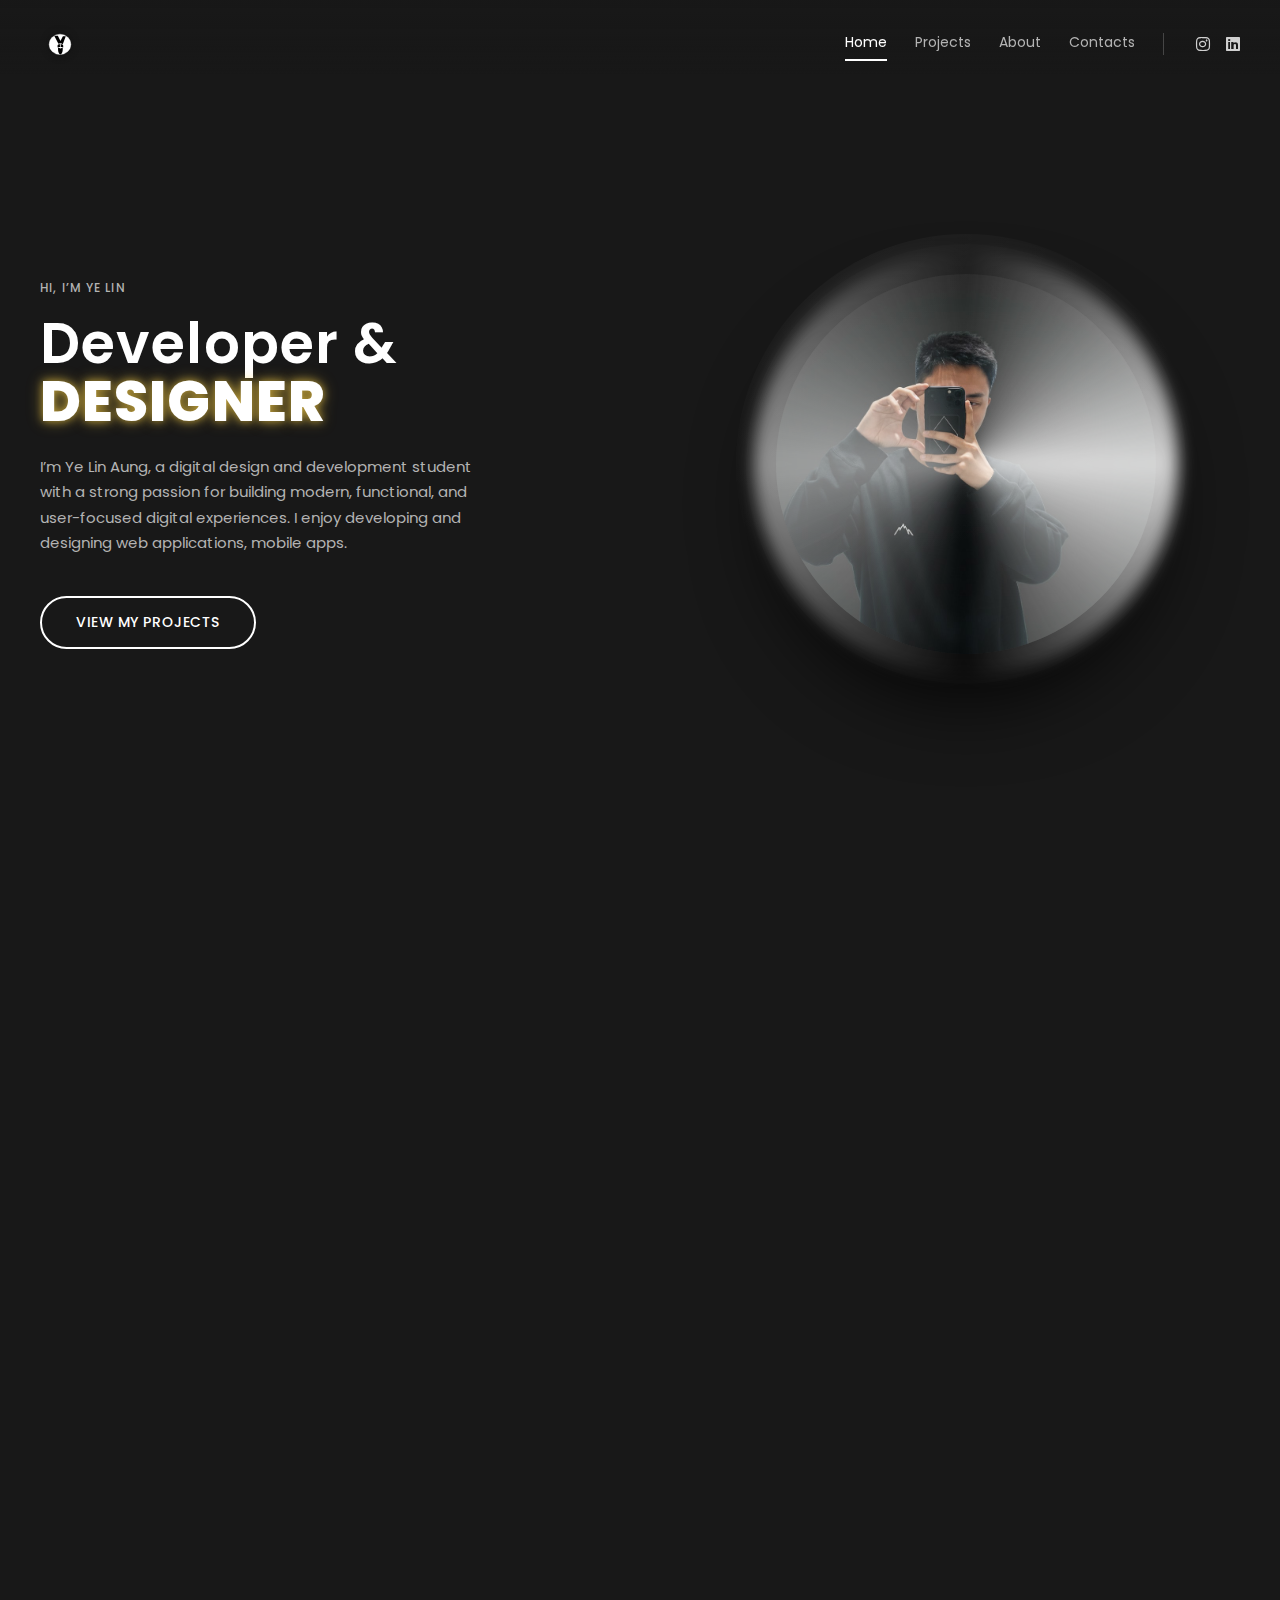
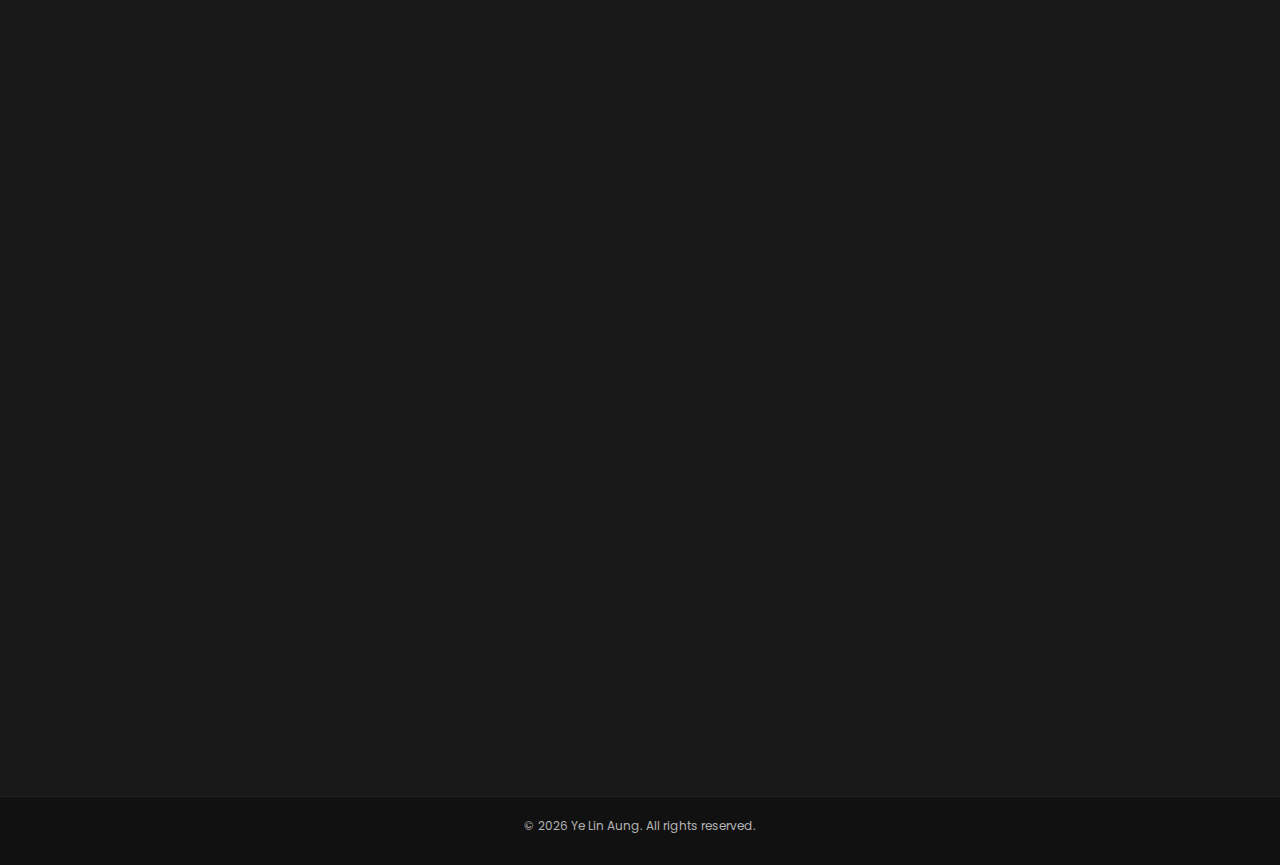
<file: index.html>
<!DOCTYPE html>
<html lang="en">

<head>
    <meta charset="UTF-8" />
    <meta name="viewport" content="width=device-width, initial-scale=1.0" />
    <title>Ye Lin Aung | Developer & Designer</title>

    <!-- Google Font -->
    <link rel="preconnect" href="https://fonts.googleapis.com">
    <link rel="preconnect" href="https://fonts.gstatic.com" crossorigin>
    <link href="https://fonts.googleapis.com/css2?family=Poppins:wght@300;400;500;600;700;800&display=swap"
          rel="stylesheet">

    <!-- Font Awesome for icons -->
    <link rel="stylesheet"
          href="https://cdnjs.cloudflare.com/ajax/libs/font-awesome/6.5.1/css/all.min.css"
          crossorigin="anonymous" />

    <link rel="stylesheet" href="styles.css" />
</head>

<body>
<!-- ================= NAVBAR ================= -->
<header class="header">
    <div class="container nav">
        <div class="logo">
            <img src="img/logo.svg" alt="Ye Lin Aung logo" class="logo-img">
        </div>

        <nav class="nav-links">
            <a href="#home" class="nav-link active">Home</a>
            <a href="#projects" class="nav-link">Projects</a>
            <a href="#about" class="nav-link">About</a>
            <a href="#contact" class="nav-link">Contacts</a>

            <span class="nav-divider"></span>

            <div class="nav-social">
                <a href="https://www.instagram.com/yelin_aung00/" class="nav-icon" aria-label="Instagram" target="_blank">
                    <i class="fa-brands fa-instagram"></i>
                </a>
                <a href="https://www.linkedin.com/in/ye-lin-aung-778521310/" class="nav-icon" aria-label="LinkedIn"
                   target="_blank">
                    <i class="fa-brands fa-linkedin"></i>
                </a>
            </div>
        </nav>
    </div>
</header>

<!-- ================= HERO ================= -->
<main id="home" class="hero">
    <div class="container hero-inner">
        <!-- LEFT TEXT -->
        <section class="hero-text">
            <p class="hero-kicker">HI, I’M YE LIN</p>

            <h1 class="hero-title">
                <span>Developer &</span><br />
                <span class="hero-title-bold">DESIGNER</span>
            </h1>

            <p class="hero-body">
                I’m Ye Lin Aung, a digital design and development student with a strong
                passion for building modern, functional, and user-focused digital
                experiences. I enjoy developing and designing web applications, mobile apps.
            </p>

            <a href="#projects" class="btn-primary">VIEW MY PROJECTS</a>
        </section>

        <!-- RIGHT IMAGE -->
        <aside class="hero-image-wrapper">
            <div class="hero-image"></div>
        </aside>
    </div>
</main>

<!-- ================= PROJECTS ================= -->
<section id="projects" class="section section--alt reveal">
    <div class="container">
        <div class="section-header">
            <h2 class="section-title">My Projects</h2>
            <p class="section-subtitle">
                A showcase of the projects I’ve created across both design and development.
            </p>
        </div>

        <div class="filter-buttons">
            <button class="filter-btn active" data-filter="design">Design</button>
            <button class="filter-btn" data-filter="development">Development</button>
        </div>

        <div class="projects-grid">
            <!-- DESIGN PROJECT -->
            <article class="project-card" data-category="design">
                <div class="project-pill">Design · UI/UX</div>
                <h3 class="project-title">YL’s Clothing – UI/UX Design</h3>
                <p class="project-text">
                    A clean and modern e-commerce UI website design for desktop and mobile built in Figma.
                </p>
                <p class="project-tags">Figma · UX · Visual Design</p>
                <a href="projects/UI- UX Design/yl's clothing.html" class="project-btn">View Project</a>
            </article>

            <!-- DEVELOPMENT PROJECT -->
            <article class="project-card" data-category="development">
                <div class="project-pill">React Native · Mobile</div>
                <h3 class="project-title">YL’s Task Manager App</h3>
                <p class="project-text">
                    A React Native mobile app to manage tasks with status tracking and a clean UI.
                </p>
                <p class="project-tags">React Native · State Management</p>
                <a href="projects/Task Manager/taskmanagerapp.html" class="project-btn">View Project</a>
            </article>

            <!-- DEVELOPMENT PROJECT -->
            <article class="project-card" data-category="development">
                <div class="project-pill">Web · ReactNative</div>
                <h3 class="project-title">Pokémon Card App</h3>
                <p class="project-text">
                    A fun React native app that displays Pokémon cards with CRUD editing features.
                </p>
                <p class="project-tags">React · Components</p>
                <a href="projects/Pokemon App/pokemon.html" class="project-btn">View Project</a>
            </article>

            <!-- DESIGN PROJECT -->
            <article class="project-card" data-category="design">
                <div class="project-pill">Design .Unity</div>
                <h3 class="project-title">AR Name Card</h3>
                <p class="project-text">
                    AR Name Card built in Unity.
                </p>
                <p class="project-tags">Design · Unity</p>
                <a href="projects/AR Name Card/AR Name Card.html" class="project-btn">View Project</a>
            </article>
        </div>
    </div>
</section>

<!-- ================= ABOUT ================= -->
<section id="about" class="section reveal">
    <div class="container about-grid">
        <div>
            <h2 class="section-title">About Me</h2>
            <p class="section-subtitle">
                Developer mindset, designer eye.
            </p>
            <p class="about-text">
                I’m a digital design and development student based in Singapore. My interests
                sit at the intersection of <strong>front-end development</strong>,
                <strong> UI/UX</strong>, and <strong>creative technology</strong> like AR/VR.
            </p>
            <p class="about-text">
                I enjoy turning ideas into actual products — from wireframes in Figma to
                responsive websites and mobile apps. I’m always learning and experimenting
                with new tools and workflows.
            </p>
        </div>

        <div class="about-box">
            <h3 class="about-box-title">Skills Snapshot</h3>
            <ul class="about-list">
                <li><span>Frontend:</span> HTML, CSS, JavaScript, Bootstrap, React, React Native</li>
                <li><span>Backend:</span> Node.js, Express, MySQL, MongoDB</li>
                <li><span>Design:</span> Figma, Adobe Illustrator, UI/UX principles</li>
                <li><span>Data & BI:</span> Power BI, basic data modelling</li>
                <li><span>Other:</span> Git & GitHub, Agile basics, testing fundamentals</li>
            </ul>
        </div>
    </div>
</section>

<!-- ================= CONTACT ================= -->
<section id="contact" class="section section--alt reveal">
    <div class="container contact-grid">
        <div>
            <h2 class="section-title">Let’s Work Together</h2>
            <p class="section-subtitle">
                I’m currently open to internships, collaborations, and freelance opportunities.
            </p>
            <p class="contact-text">
                If you’d like to discuss a project or simply connect, feel free to reach out — I’d be happy to hear
                from you.
            </p>
        </div>

        <div class="contact-card">
            <p class="contact-label">Email</p>
            <a href="mailto:24037022@myrp.edu.sg" class="contact-link">
                24037022@myrp.edu.sg
            </a>

            <p class="contact-label">Phone</p>
            <a href="tel:+6584511448" class="contact-link">
                +65 8451 1448
            </a>

            <p class="contact-label">Social</p>
            <div class="contact-social-row">
                <a href="https://www.instagram.com/yelin_aung00/" class="contact-social-link" target="_blank">
                    <i class="fa-brands fa-instagram"></i> Instagram
                </a>
                <a href="https://www.linkedin.com/in/ye-lin-aung-778521310/" class="contact-social-link" target="_blank">
                    <i class="fa-brands fa-linkedin"></i> LinkedIn
                </a>
                <a href="https://github.com/YeLin007" target="_blank" class="contact-social-link">
                    <i class="fab fa-github"></i> GitHub
                </a>
            </div>

            <a href="Resume-Ye Lin Aung.pdf" download class="btn-secondary btn-resume">
                Download Résumé
            </a>
        </div>
    </div>
</section>

<footer class="footer">
    <div class="container footer-inner">
        <p>© <span id="year"></span> Ye Lin Aung. All rights reserved.</p>
    </div>
</footer>

<!-- ====== JS for scroll animations, filters & year ====== -->
<script>
    document.addEventListener("DOMContentLoaded", () => {
        /* ---- reveal on scroll ---- */
        const revealEls = document.querySelectorAll(".reveal");
        const observer = new IntersectionObserver(
            (entries) => {
                entries.forEach((entry) => {
                    if (entry.isIntersecting) {
                        entry.target.classList.add("is-visible");
                        observer.unobserve(entry.target);
                    }
                });
            },
            { threshold: 0.2 }
        );
        revealEls.forEach((el) => observer.observe(el));

        /* ---- footer year ---- */
        const yearEl = document.getElementById("year");
        if (yearEl) yearEl.textContent = new Date().getFullYear();

        /* ---- PROJECT FILTER SYSTEM ---- */
        const filterBtns = document.querySelectorAll(".filter-btn");
        const projectCards = document.querySelectorAll(".project-card");

        function showCard(card) {
            card.style.display = "block";
            card.style.opacity = "0";
            card.style.transform = "translateY(12px) scale(0.96)";
            card.style.filter = "blur(4px)";

            requestAnimationFrame(() => {
                requestAnimationFrame(() => {
                    card.style.opacity = "1";
                    card.style.transform = "translateY(0) scale(1)";
                    card.style.filter = "blur(0)";
                });
            });
        }

        function hideCard(card) {
            card.style.opacity = "0";
            card.style.transform = "translateY(12px) scale(0.96)";
            card.style.filter = "blur(4px)";
            setTimeout(() => {
                card.style.display = "none";
            }, 280);
        }

        filterBtns.forEach((btn) => {
            btn.addEventListener("click", () => {
                const filter = btn.dataset.filter;

                filterBtns.forEach((b) => b.classList.remove("active"));
                btn.classList.add("active");

                projectCards.forEach((card) => {
                    const category = card.dataset.category;
                    if (category === filter) {
                        showCard(card);
                    } else {
                        hideCard(card);
                    }
                });
            });
        });

        // trigger initial state (Design)
        const defaultBtn = document.querySelector(".filter-btn.active");
        if (defaultBtn) defaultBtn.click();
    });
</script>

</body>
</html>
</file>
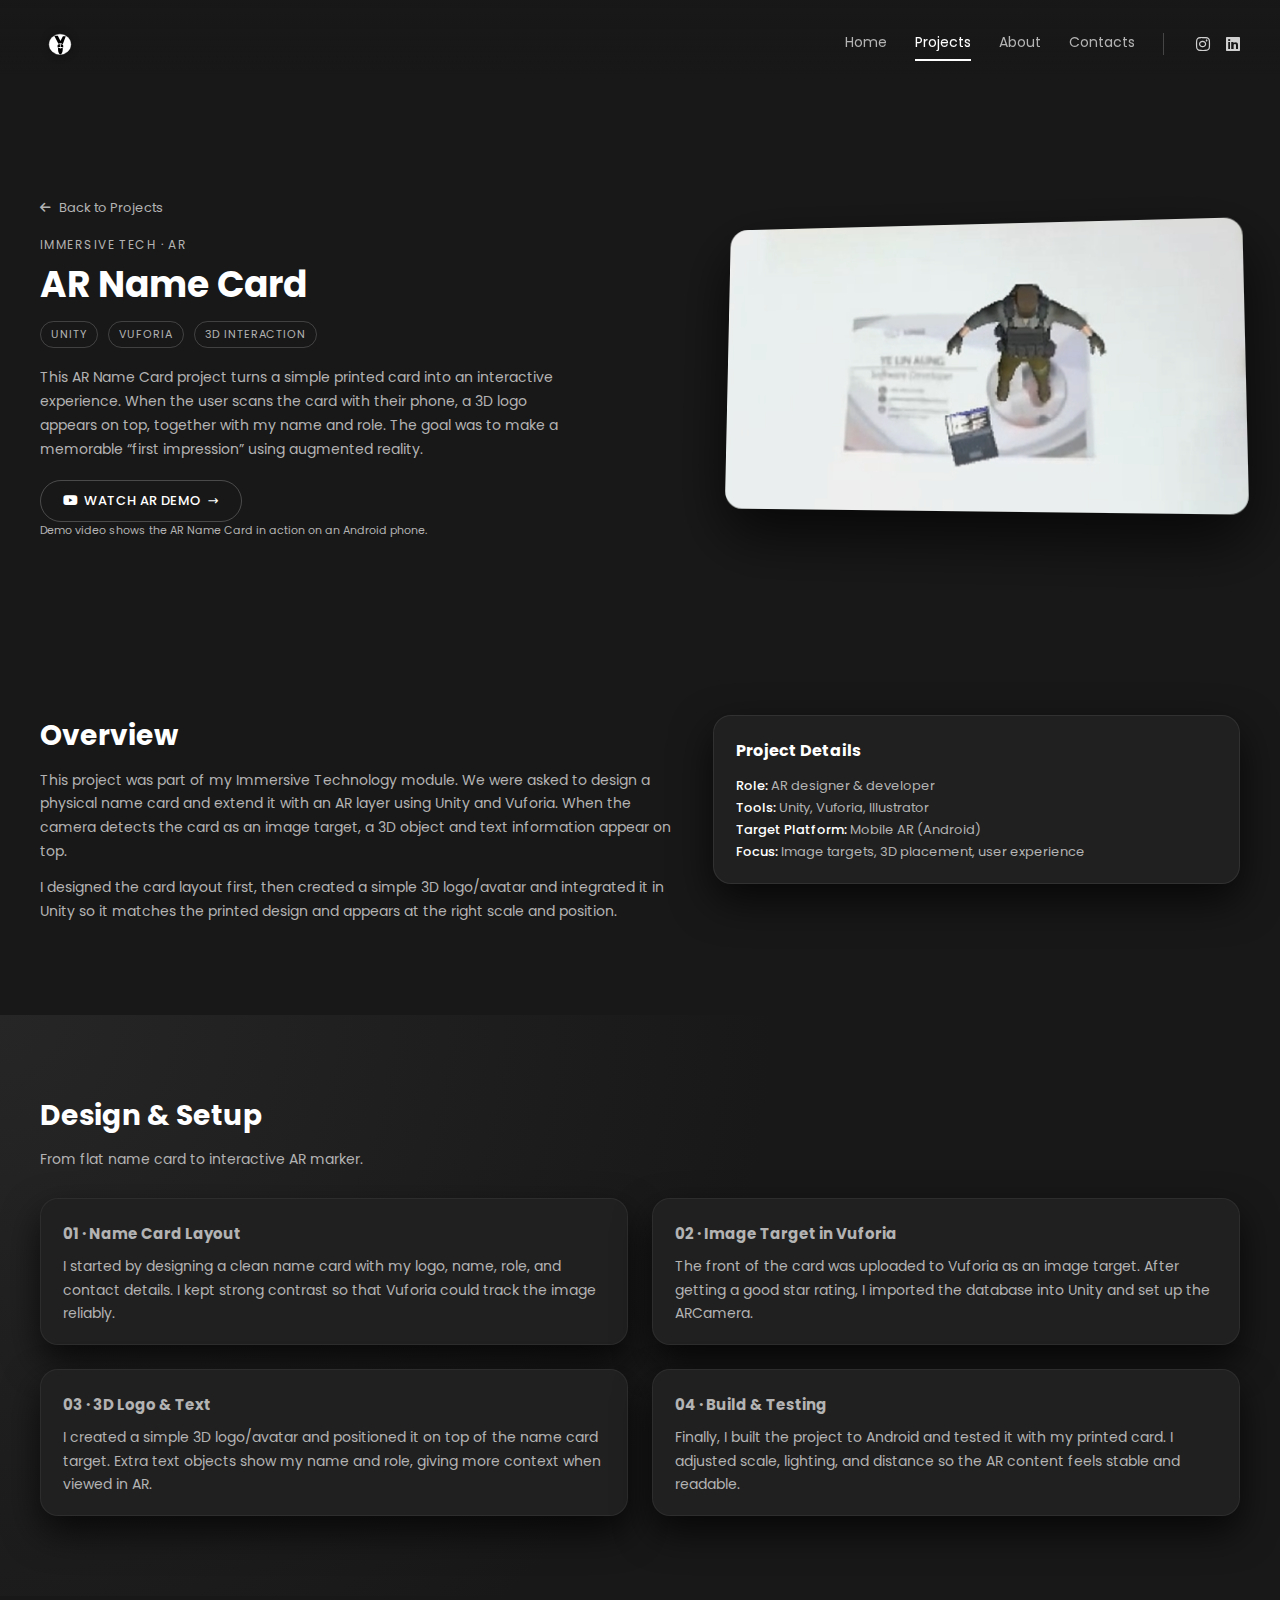
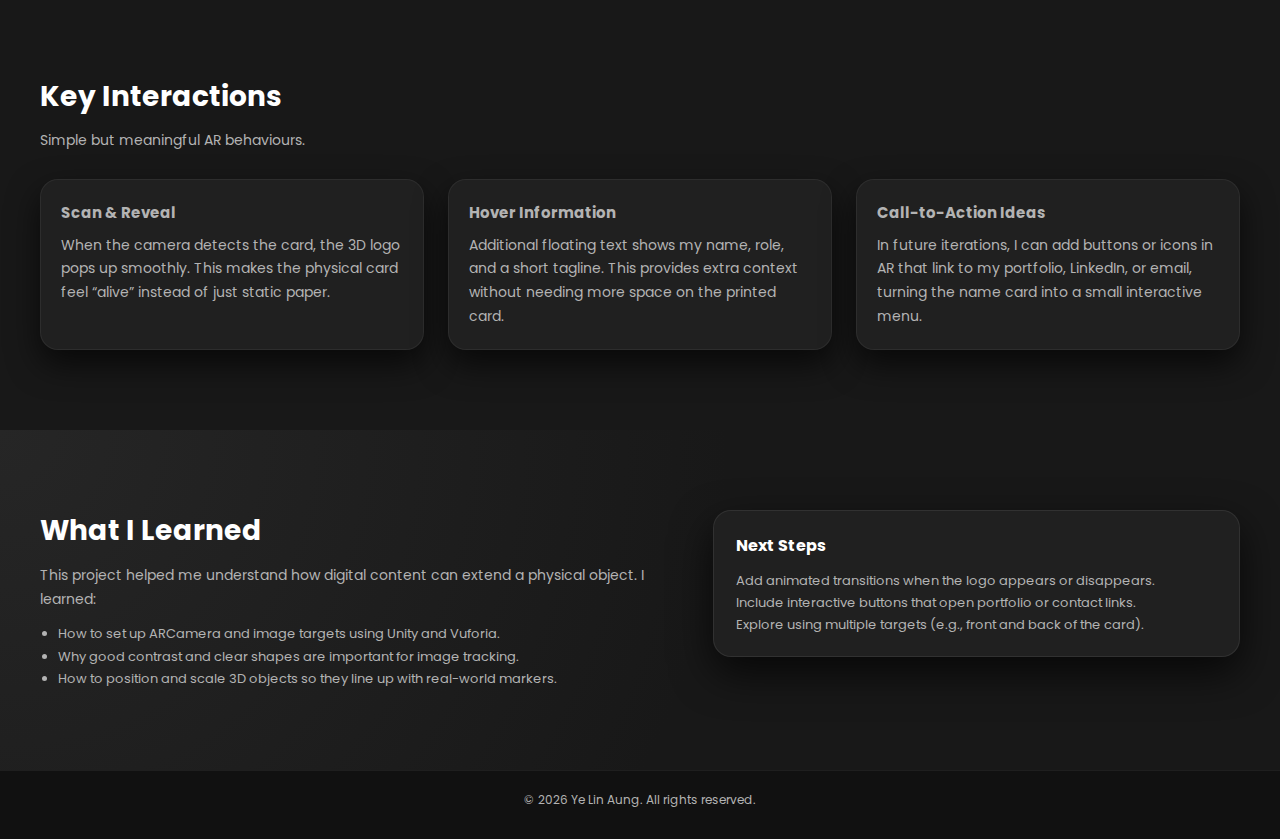
<file: projects/AR Name Card/AR Name Card.html>
<!DOCTYPE html>
<html lang="en">

<head>
    <meta charset="UTF-8" />
    <meta name="viewport" content="width=device-width, initial-scale=1.0" />
    <title>AR Name Card | Ye Lin Aung</title>

    <!-- Google Font -->
    <link rel="preconnect" href="https://fonts.googleapis.com">
    <link rel="preconnect" href="https://fonts.gstatic.com" crossorigin>
    <link href="https://fonts.googleapis.com/css2?family=Poppins:wght@300;400;500;600;700;800&display=swap"
          rel="stylesheet">

    <!-- Font Awesome -->
    <link rel="stylesheet"
          href="https://cdnjs.cloudflare.com/ajax/libs/font-awesome/6.5.1/css/all.min.css"
          crossorigin="anonymous" />

    <!-- Main site styles (2 levels up) -->
    <link rel="stylesheet" href="../../styles.css" />
</head>

<body>
<header class="header">
    <div class="container nav">
        <div class="logo">
            <a href="../../index.html#home">
                <img src="../../img/logo.svg" alt="Ye Lin Aung logo" class="logo-img">
            </a>
        </div>

        <nav class="nav-links">
            <a href="../../index.html#home" class="nav-link">Home</a>
            <a href="../../index.html#projects" class="nav-link active">Projects</a>
            <a href="../../index.html#about" class="nav-link">About</a>
            <a href="../../index.html#contact" class="nav-link">Contacts</a>

            <span class="nav-divider"></span>

            <div class="nav-social">
                <a href="https://www.instagram.com/yelin_aung00/" class="nav-icon" aria-label="Instagram" target="_blank">
                    <i class="fa-brands fa-instagram"></i>
                </a>
                <a href="https://www.linkedin.com/in/ye-lin-aung-778521310/" class="nav-icon" aria-label="LinkedIn"
                   target="_blank">
                    <i class="fa-brands fa-linkedin"></i>
                </a>
            </div>
        </nav>
    </div>
</header>

<!-- ========= PROJECT HERO ========= -->
<main class="section project-hero">
    <div class="container project-hero-grid">

        <!-- Left: summary -->
        <section>
            <a href="../../index.html#projects" class="project-back-link">
                <i class="fa-solid fa-arrow-left"></i> Back to Projects
            </a>

            <p class="project-kicker">Immersive Tech · AR</p>
            <h1 class="project-page-title">AR Name Card</h1>

            <div class="project-meta-row">
                <span class="project-meta-pill">Unity</span>
                <span class="project-meta-pill">Vuforia</span>
                <span class="project-meta-pill">3D Interaction</span>
            </div>

            <p class="project-lead">
                This AR Name Card project turns a simple printed card into an interactive experience.
                When the user scans the card with their phone, a 3D logo appears on top, together with
                my name and role. The goal was to make a memorable “first impression” using augmented reality.
            </p>

            <!-- If you upload your demo video later, update this link -->
            <a href="https://youtu.be/QP4DimQTkAQ" target="_blank" class="project-btn">
                <i class="fa-brands fa-youtube"></i>
                Watch AR Demo
            </a>

            <p class="project-hero-note">
                Demo video shows the AR Name Card in action on an Android phone.
            </p>
        </section>

        <!-- Right: single AR screenshot -->
        <aside class="project-mockup project-mockup--single">
            <!-- put your own screenshot here -->
            <img src="img/demo screenshot.png"
                 alt="AR Name Card view in Unity / mobile screen"
                 class="mockup-img desktop">
        </aside>
    </div>
</main>

<!-- ========= OVERVIEW ========= -->
<section class="section project-section">
    <div class="container project-two-column">
        <div>
            <h2 class="section-title">Overview</h2>
            <p class="about-text">
                This project was part of my Immersive Technology module. We were asked to design a physical
                name card and extend it with an AR layer using Unity and Vuforia. When the camera detects the
                card as an image target, a 3D object and text information appear on top.
            </p>
            <p class="about-text">
                I designed the card layout first, then created a simple 3D logo/avatar and integrated it in
                Unity so it matches the printed design and appears at the right scale and position.
            </p>
        </div>

        <div class="project-info-card">
            <h3 class="project-info-title">Project Details</h3>
            <ul class="project-info-list">
                <li><span>Role:</span> AR designer & developer</li>
                <li><span>Tools:</span> Unity, Vuforia, Illustrator</li>
                <li><span>Target Platform:</span> Mobile AR (Android)</li>
                <li><span>Focus:</span> Image targets, 3D placement, user experience</li>
            </ul>
        </div>
    </div>
</section>

<!-- ========= DESIGN & SETUP ========= -->
<section class="section section--alt project-section">
    <div class="container">
        <h2 class="section-title">Design & Setup</h2>
        <p class="section-subtitle">
            From flat name card to interactive AR marker.
        </p>

        <div class="project-process-grid">
            <article class="project-step-card">
                <h3>01 · Name Card Layout</h3>
                <p>
                    I started by designing a clean name card with my logo, name, role, and contact details.
                    I kept strong contrast so that Vuforia could track the image reliably.
                </p>
            </article>

            <article class="project-step-card">
                <h3>02 · Image Target in Vuforia</h3>
                <p>
                    The front of the card was uploaded to Vuforia as an image target.
                    After getting a good star rating, I imported the database into Unity and set up the ARCamera.
                </p>
            </article>

            <article class="project-step-card">
                <h3>03 · 3D Logo & Text</h3>
                <p>
                    I created a simple 3D logo/avatar and positioned it on top of the name card target.
                    Extra text objects show my name and role, giving more context when viewed in AR.
                </p>
            </article>

            <article class="project-step-card">
                <h3>04 · Build & Testing</h3>
                <p>
                    Finally, I built the project to Android and tested it with my printed card.
                    I adjusted scale, lighting, and distance so the AR content feels stable and readable.
                </p>
            </article>
        </div>
    </div>
</section>

<!-- ========= KEY INTERACTIONS ========= -->
<section class="section project-section">
    <div class="container">
        <h2 class="section-title">Key Interactions</h2>
        <p class="section-subtitle">
            Simple but meaningful AR behaviours.
        </p>

        <div class="project-screens-grid">
            <article class="project-screen-card">
                <h3>Scan & Reveal</h3>
                <p>
                    When the camera detects the card, the 3D logo pops up smoothly.
                    This makes the physical card feel “alive” instead of just static paper.
                </p>
            </article>

            <article class="project-screen-card">
                <h3>Hover Information</h3>
                <p>
                    Additional floating text shows my name, role, and a short tagline.
                    This provides extra context without needing more space on the printed card.
                </p>
            </article>

            <article class="project-screen-card">
                <h3>Call-to-Action Ideas</h3>
                <p>
                    In future iterations, I can add buttons or icons in AR that link to my portfolio,
                    LinkedIn, or email, turning the name card into a small interactive menu.
                </p>
            </article>
        </div>
    </div>
</section>

<!-- ========= LEARNINGS ========= -->
<section class="section section--alt project-section">
    <div class="container project-two-column">
        <div>
            <h2 class="section-title">What I Learned</h2>
            <p class="about-text">
                This project helped me understand how digital content can extend a physical object.
                I learned:
            </p>
            <ul class="project-bullets">
                <li>How to set up ARCamera and image targets using Unity and Vuforia.</li>
                <li>Why good contrast and clear shapes are important for image tracking.</li>
                <li>How to position and scale 3D objects so they line up with real-world markers.</li>
            </ul>
        </div>

        <div class="project-info-card">
            <h3 class="project-info-title">Next Steps</h3>
            <ul class="project-info-list">
                <li>Add animated transitions when the logo appears or disappears.</li>
                <li>Include interactive buttons that open portfolio or contact links.</li>
                <li>Explore using multiple targets (e.g., front and back of the card).</li>
            </ul>
        </div>
    </div>
</section>

<footer class="footer">
    <div class="container footer-inner">
        <p>© <span id="year"></span> Ye Lin Aung. All rights reserved.</p>
    </div>
</footer>

<script>
    document.getElementById("year").textContent = new Date().getFullYear();
</script>
</body>
</html>
</file>
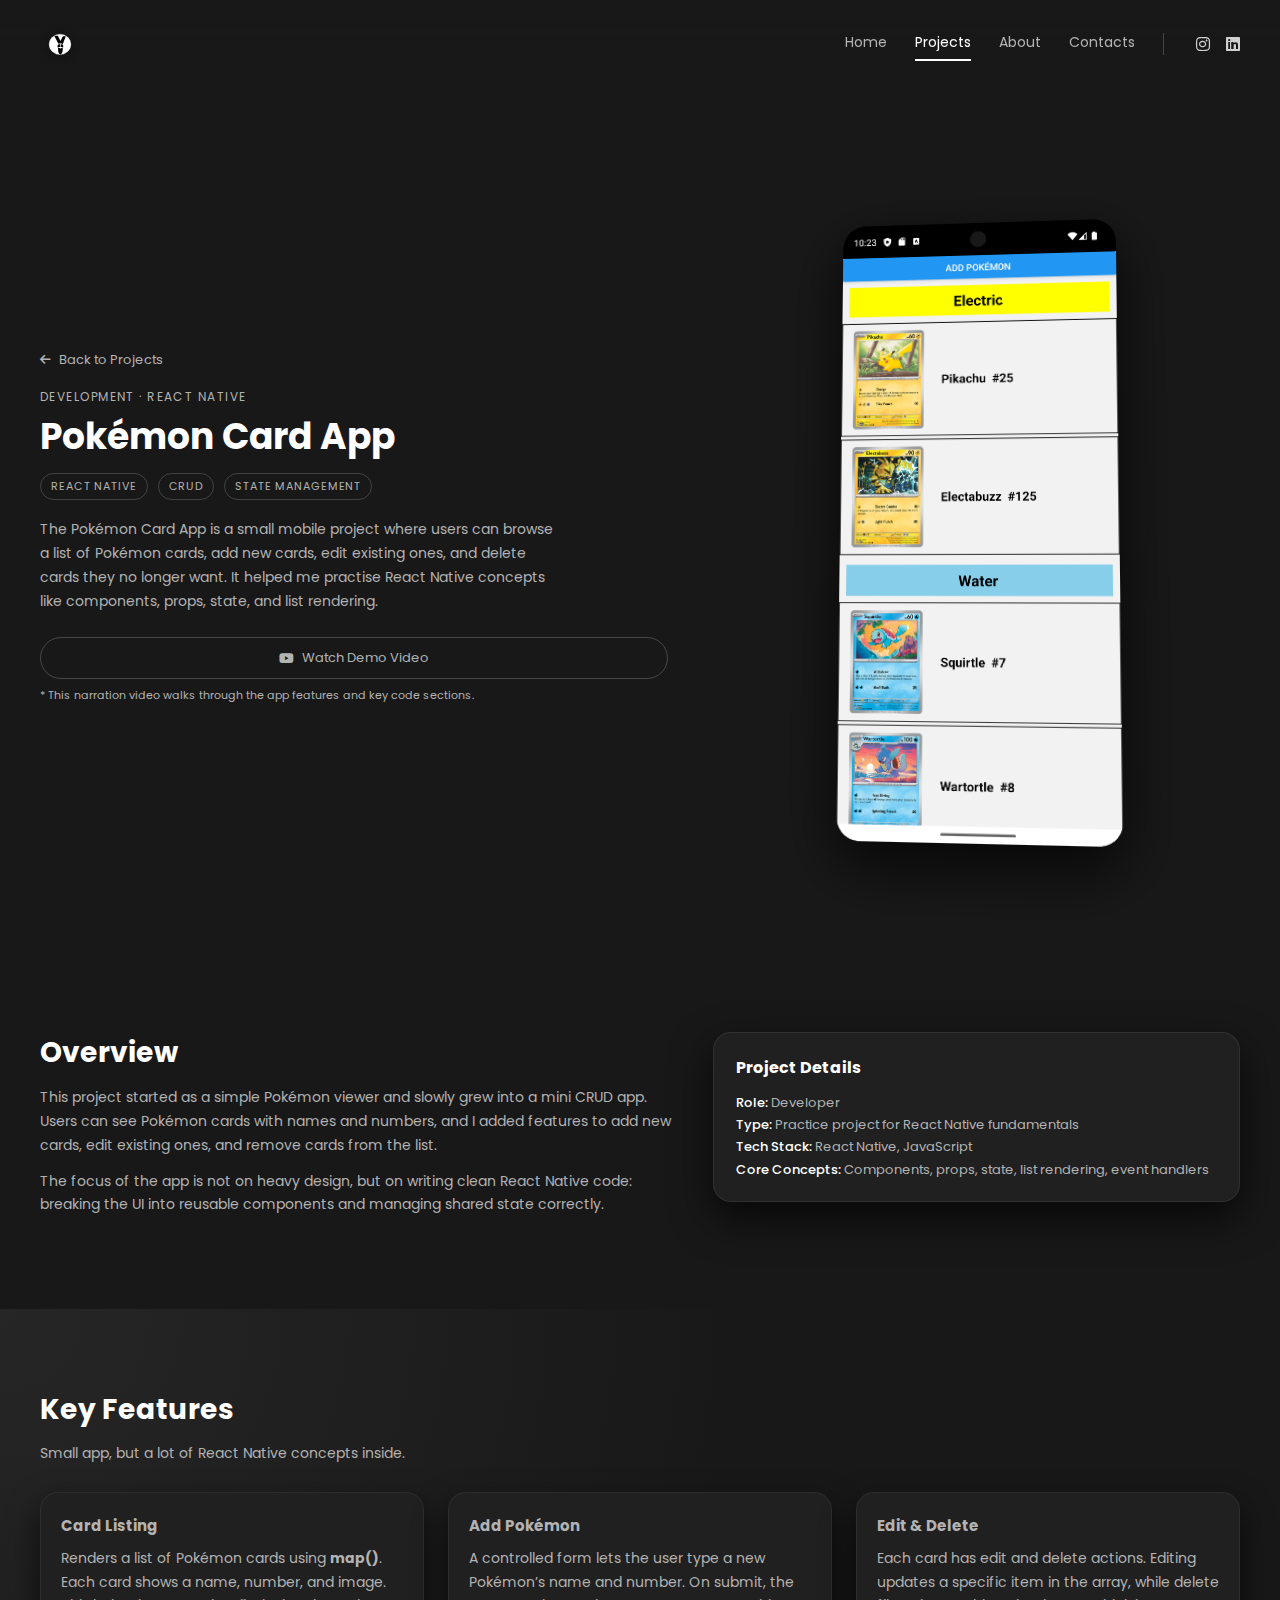
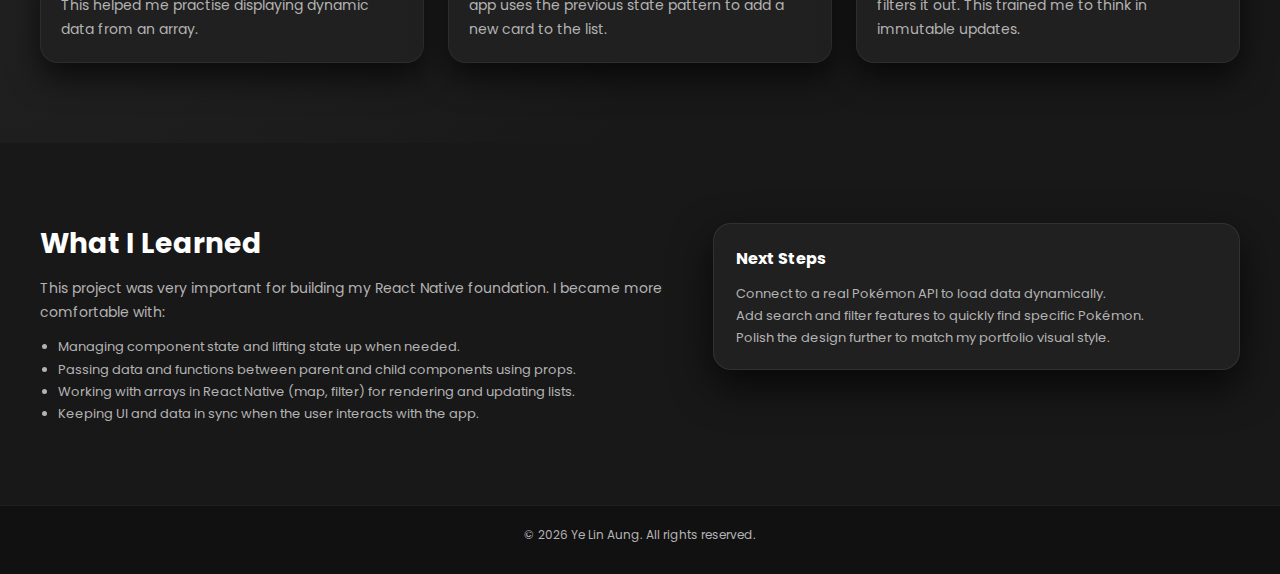
<file: projects/Pokemon App/pokemon.html>
<!DOCTYPE html>
<html lang="en">

<head>
    <meta charset="UTF-8" />
    <meta name="viewport" content="width=device-width, initial-scale=1.0" />
    <title>Pokémon Card App | Ye Lin Aung</title>

    <!-- Google Font -->
    <link rel="preconnect" href="https://fonts.googleapis.com">
    <link rel="preconnect" href="https://fonts.gstatic.com" crossorigin>
    <link href="https://fonts.googleapis.com/css2?family=Poppins:wght@300;400;500;600;700;800&display=swap"
          rel="stylesheet">

    <!-- Font Awesome -->
    <link rel="stylesheet"
          href="https://cdnjs.cloudflare.com/ajax/libs/font-awesome/6.5.1/css/all.min.css"
          crossorigin="anonymous" />

    <!-- Main site styles (go 2 levels up from /projects/Pokemon App/) -->
    <link rel="stylesheet" href="../../styles.css" />
</head>

<body>
<!-- ===== NAVBAR (same as main site) ===== -->
<header class="header">
    <div class="container nav">
        <div class="logo">
            <a href="../../index.html#home">
                <img src="../../img/logo.svg" alt="Ye Lin Aung logo" class="logo-img">
            </a>
        </div>

        <nav class="nav-links">
            <a href="../../index.html#home" class="nav-link">Home</a>
            <a href="../../index.html#projects" class="nav-link active">Projects</a>
            <a href="../../index.html#about" class="nav-link">About</a>
            <a href="../../index.html#contact" class="nav-link">Contacts</a>

            <span class="nav-divider"></span>

            <div class="nav-social">
                <a href="https://www.instagram.com/yelin_aung00/" class="nav-icon" aria-label="Instagram" target="_blank">
                    <i class="fa-brands fa-instagram"></i>
                </a>
                <a href="https://www.linkedin.com/in/ye-lin-aung-778521310/" class="nav-icon" aria-label="LinkedIn"
                   target="_blank">
                    <i class="fa-brands fa-linkedin"></i>
                </a>
            </div>
        </nav>
    </div>
</header>

<!-- ========= PROJECT HERO ========= -->
<main class="section project-hero">
    <div class="container project-hero-grid">

        <!-- LEFT: SUMMARY TEXT -->
        <section>
            <a href="../../index.html#projects" class="project-back-link">
                <i class="fa-solid fa-arrow-left"></i> Back to Projects
            </a>

            <p class="project-kicker">DEVELOPMENT · REACT NATIVE</p>
            <h1 class="project-page-title">Pokémon Card App</h1>

            <div class="project-meta-row">
                <span class="project-meta-pill">React Native</span>
                <span class="project-meta-pill">CRUD</span>
                <span class="project-meta-pill">State Management</span>
            </div>

            <p class="project-lead">
                The Pokémon Card App is a small mobile project where users can browse a list of Pokémon cards,
                add new cards, edit existing ones, and delete cards they no longer want.
                It helped me practise React Native concepts like components, props, state, and list rendering.
            </p>

            <div class="project-hero-actions">
                <a href="https://youtu.be/3oGExCkeMfo" target="_blank" class="btn-secondary project-cta">
                    <i class="fa-brands fa-youtube"></i>
                    Watch Demo Video
                </a>
                <p class="project-hero-note">
                    * This narration video walks through the app features and key code sections.
                </p>
            </div>
        </section>

        <!-- RIGHT: SINGLE MOCKUP IMAGE -->
        <aside class="project-mockup single">
            <!-- from /projects/Pokemon App/pokemon.html to image: img/img1.png -->
            <img src="img/img1.png"
                 alt="Pokémon Card App mobile UI"
                 class="mockup-img single-img">
        </aside>

    </div>
</main>

<!-- ========= OVERVIEW ========= -->
<section class="section project-section">
    <div class="container project-two-column">
        <div>
            <h2 class="section-title">Overview</h2>
            <p class="about-text">
                This project started as a simple Pokémon viewer and slowly grew into a mini CRUD app.
                Users can see Pokémon cards with names and numbers, and I added features to add new cards,
                edit existing ones, and remove cards from the list.
            </p>
            <p class="about-text">
                The focus of the app is not on heavy design, but on writing clean React Native code:
                breaking the UI into reusable components and managing shared state correctly.
            </p>
        </div>

        <div class="project-info-card">
            <h3 class="project-info-title">Project Details</h3>
            <ul class="project-info-list">
                <li><span>Role:</span>  Developer</li>
                <li><span>Type:</span> Practice project for React Native fundamentals</li>
                <li><span>Tech Stack:</span> React Native, JavaScript</li>
                <li><span>Core Concepts:</span> Components, props, state, list rendering, event handlers</li>
            </ul>
        </div>
    </div>
</section>

<!-- ========= FEATURES / FLOW ========= -->
<section class="section section--alt project-section">
    <div class="container">
        <h2 class="section-title">Key Features</h2>
        <p class="section-subtitle">
            Small app, but a lot of React Native concepts inside.
        </p>

        <div class="project-screens-grid">
            <article class="project-screen-card">
                <h3>Card Listing</h3>
                <p>
                    Renders a list of Pokémon cards using <strong>map()</strong>. Each card shows a name,
                    number, and image. This helped me practise displaying dynamic data from an array.
                </p>
            </article>

            <article class="project-screen-card">
                <h3>Add Pokémon</h3>
                <p>
                    A controlled form lets the user type a new Pokémon’s name and number.
                    On submit, the app uses the previous state pattern to add a new card to the list.
                </p>
            </article>

            <article class="project-screen-card">
                <h3>Edit &amp; Delete</h3>
                <p>
                    Each card has edit and delete actions. Editing updates a specific item in the array,
                    while delete filters it out. This trained me to think in immutable updates.
                </p>
            </article>
        </div>
    </div>
</section>

<!-- ========= LEARNINGS ========= -->
<section class="section project-section">
    <div class="container project-two-column">
        <div>
            <h2 class="section-title">What I Learned</h2>
            <p class="about-text">
                This project was very important for building my React Native foundation.
                I became more comfortable with:
            </p>
            <ul class="project-bullets">
                <li>Managing component state and lifting state up when needed.</li>
                <li>Passing data and functions between parent and child components using props.</li>
                <li>Working with arrays in React Native (map, filter) for rendering and updating lists.</li>
                <li>Keeping UI and data in sync when the user interacts with the app.</li>
            </ul>
        </div>

        <div class="project-info-card">
            <h3 class="project-info-title">Next Steps</h3>
            <ul class="project-info-list">
                <li>Connect to a real Pokémon API to load data dynamically.</li>
                <li>Add search and filter features to quickly find specific Pokémon.</li>
                <li>Polish the design further to match my portfolio visual style.</li>
            </ul>
        </div>
    </div>
</section>

<!-- ========= FOOTER ========= -->
<footer class="footer">
    <div class="container footer-inner">
        <p>© <span id="year"></span> Ye Lin Aung. All rights reserved.</p>
    </div>
</footer>

<script>
    // update footer year
    document.getElementById("year").textContent = new Date().getFullYear();
</script>

</body>
</html>
</file>
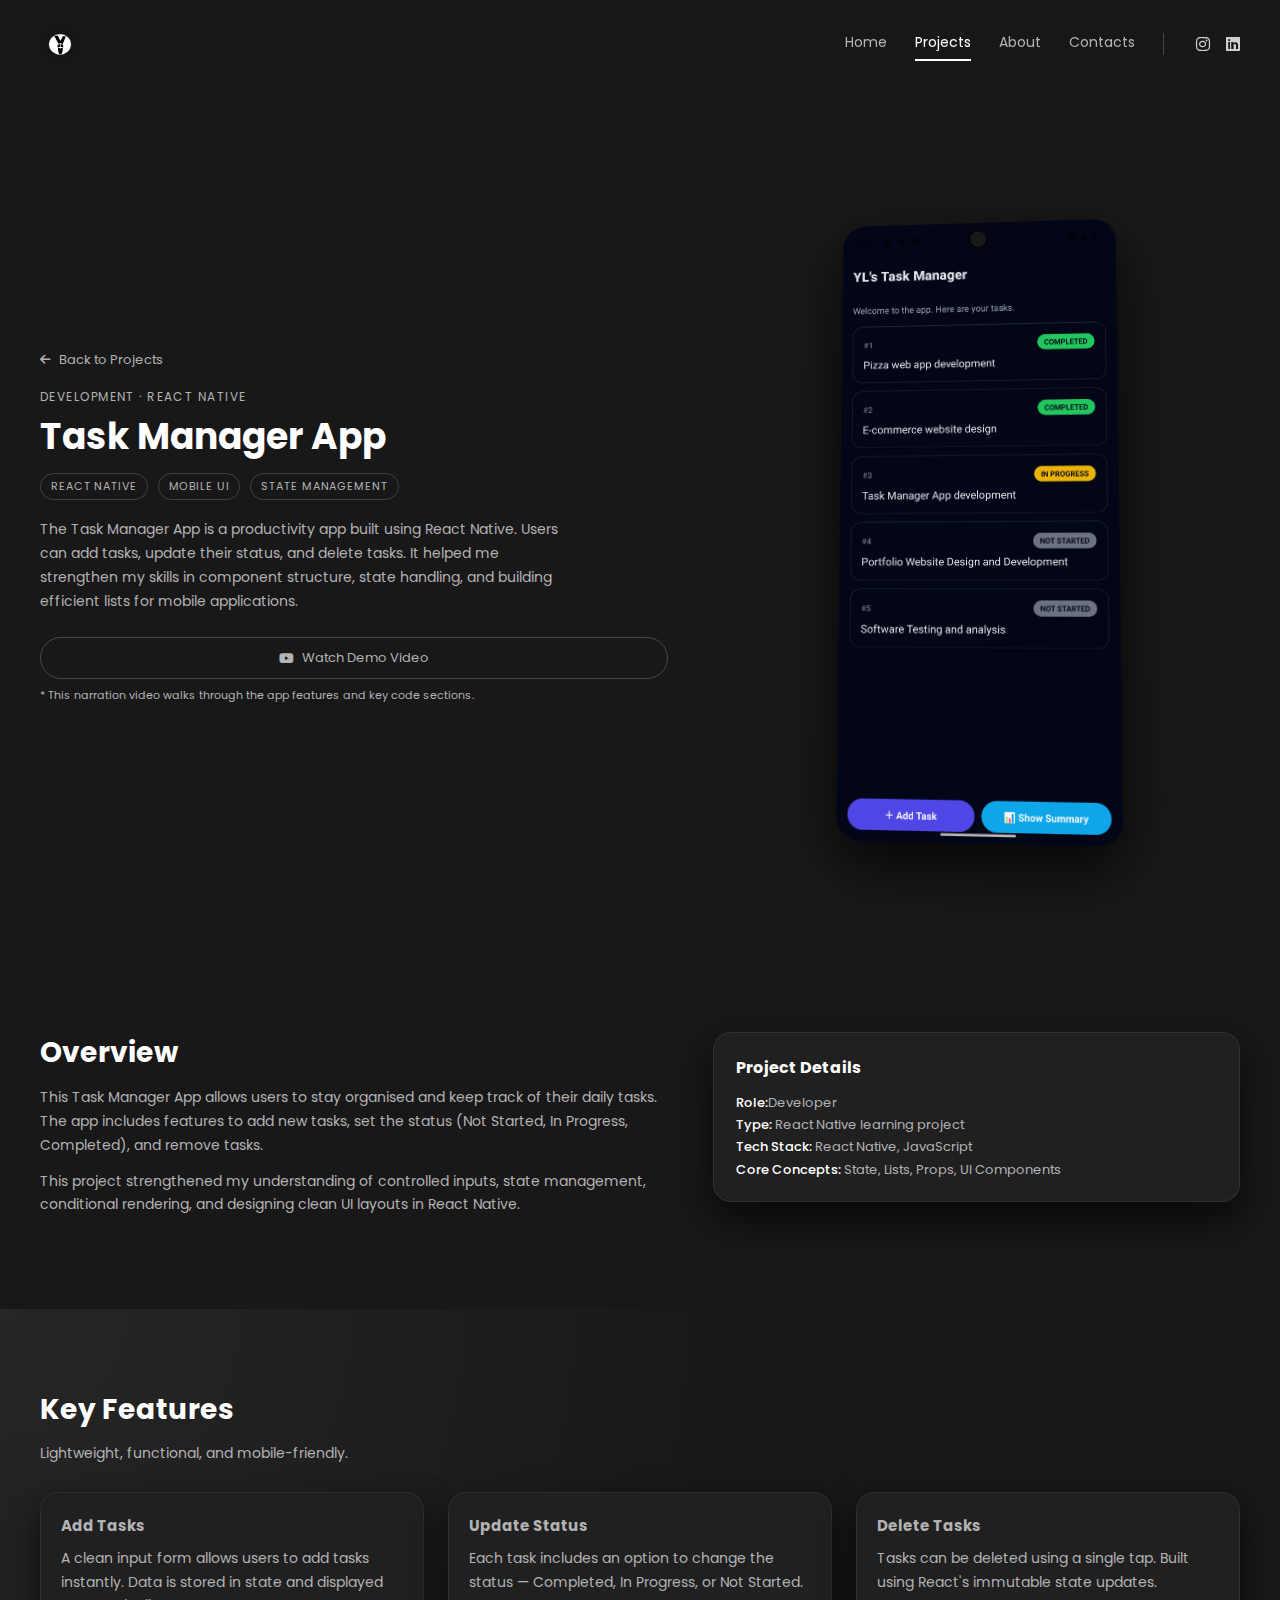
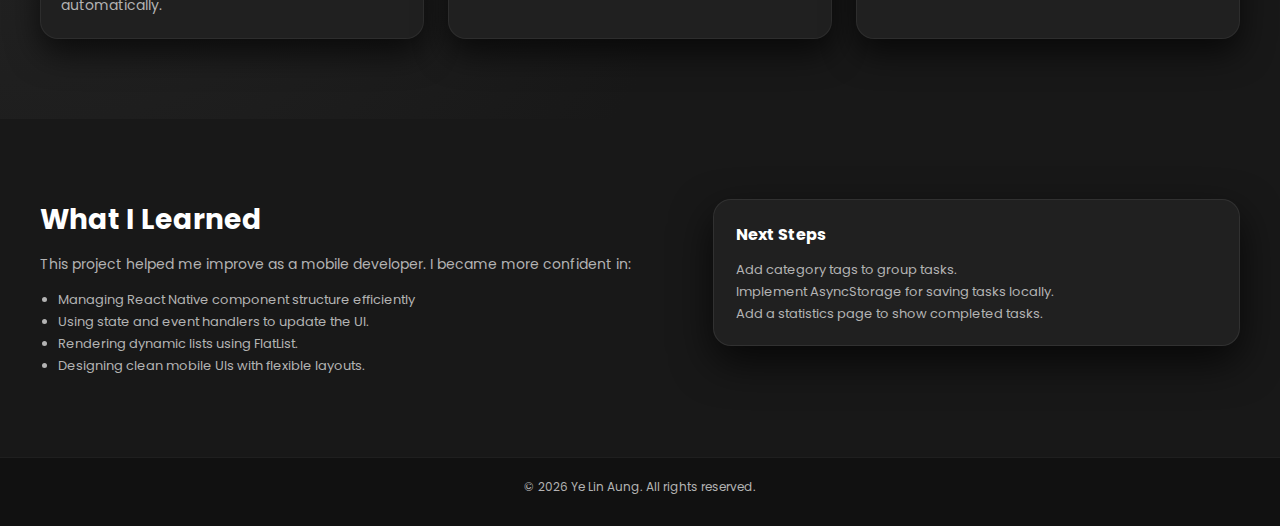
<file: projects/Task Manager/taskmanagerapp.html>
<!DOCTYPE html>
<html lang="en">

<head>
    <meta charset="UTF-8" />
    <meta name="viewport" content="width=device-width, initial-scale=1.0" />
    <title>Task Manager App | Ye Lin Aung</title>

    <!-- Google Font -->
    <link rel="preconnect" href="https://fonts.googleapis.com">
    <link rel="preconnect" href="https://fonts.gstatic.com" crossorigin>
    <link href="https://fonts.googleapis.com/css2?family=Poppins:wght@300;400;500;600;700;800&display=swap"
          rel="stylesheet">

    <!-- Font Awesome -->
    <link rel="stylesheet"
          href="https://cdnjs.cloudflare.com/ajax/libs/font-awesome/6.5.1/css/all.min.css"
          crossorigin="anonymous" />

    <!-- Main site styles (go 2 levels up from /projects/Pokemon App/) -->
    <link rel="stylesheet" href="../../styles.css" />
</head>

<body>
<!-- ===== NAVBAR (same as main site) ===== -->
<header class="header">
    <div class="container nav">
        <div class="logo">
            <a href="../../index.html#home">
                <img src="../../img/logo.svg" alt="Ye Lin Aung logo" class="logo-img">
            </a>
        </div>

        <nav class="nav-links">
            <a href="../../index.html#home" class="nav-link">Home</a>
            <a href="../../index.html#projects" class="nav-link active">Projects</a>
            <a href="../../index.html#about" class="nav-link">About</a>
            <a href="../../index.html#contact" class="nav-link">Contacts</a>

            <span class="nav-divider"></span>

            <div class="nav-social">
                <a href="https://www.instagram.com/yelin_aung00/" class="nav-icon" aria-label="Instagram" target="_blank">
                    <i class="fa-brands fa-instagram"></i>
                </a>
                <a href="https://www.linkedin.com/in/ye-lin-aung-778521310/" class="nav-icon" aria-label="LinkedIn"
                   target="_blank">
                    <i class="fa-brands fa-linkedin"></i>
                </a>
            </div>
        </nav>
    </div>
</header>

<!-- ========= PROJECT HERO ========= -->
<main class="section project-hero">
    <div class="container project-hero-grid">

        <!-- LEFT: SUMMARY TEXT -->
        <section>
            <a href="../../index.html#projects" class="project-back-link">
                <i class="fa-solid fa-arrow-left"></i> Back to Projects
            </a>

            <p class="project-kicker">DEVELOPMENT · REACT NATIVE</p>
            <h1 class="project-page-title">Task Manager App</h1>

            <div class="project-meta-row">
                <span class="project-meta-pill">React Native</span>
                <span class="project-meta-pill">Mobile UI</span>
                <span class="project-meta-pill">State Management</span>
            </div>

            <p class="project-lead">
                The Task Manager App is a productivity app built using React Native.
                    Users can add tasks, update their status, and delete tasks. 
                    It helped me strengthen my skills in component structure, state handling, 
                    and building efficient lists for mobile applications.
            </p>

            <div class="project-hero-actions">
                <a href="https://youtu.be/U6ZYFnhw7IU" target="_blank" class="btn-secondary project-cta">
                    <i class="fa-brands fa-youtube"></i>
                    Watch Demo Video
                </a>
                <p class="project-hero-note">
                    * This narration video walks through the app features and key code sections.
                </p>
            </div>
        </section>

        <!-- RIGHT: SINGLE MOCKUP IMAGE -->
        <aside class="project-mockup single">
            <!-- from /projects/Pokemon App/pokemon.html to image: img/img1.png -->
            <img src="img/homepage.png"
                 alt="Pokémon Card App mobile UI"
                 class="mockup-img single-img">
        </aside>

    </div>
</main>

<!-- ========= OVERVIEW ========= -->
<section class="section project-section">
    <div class="container project-two-column">
        <div>
            <h2 class="section-title">Overview</h2>
            <p class="about-text">
                This Task Manager App allows users to stay organised and keep track of their daily tasks.
                    The app includes features to add new tasks, set the status (Not Started, In Progress, Completed), 
                    and remove tasks.  
            </p>
            <p class="about-text">
                This project strengthened my understanding of controlled inputs, state management,
                    conditional rendering, and designing clean UI layouts in React Native.
            </p>
        </div>

        <div class="project-info-card">
            <h3 class="project-info-title">Project Details</h3>
            <ul class="project-info-list">
                <li><span>Role:</span>Developer</li>
                <li><span>Type:</span> React Native learning project</li>
                <li><span>Tech Stack:</span> React Native, JavaScript</li>
                <li><span>Core Concepts:</span> State, Lists, Props, UI Components</li>
            </ul>
        </div>
    </div>
</section>

<!-- ========= FEATURES / FLOW ========= -->
<section class="section section--alt project-section">
    <div class="container">
        <h2 class="section-title">Key Features</h2>
        <p class="section-subtitle">
            Lightweight, functional, and mobile-friendly.
        </p>

        <div class="project-screens-grid">
            <article class="project-screen-card">
                <h3>Add Tasks</h3>
                <p>
                    A clean input form allows users to add tasks instantly. 
                        Data is stored in state and displayed automatically.
                </p>
            </article>

            <article class="project-screen-card">
                <h3>Update Status</h3>
                <p>
                    Each task includes an option to change the status — Completed, In Progress, or Not Started.
                </p>
            </article>

            <article class="project-screen-card">
                <h3>Delete Tasks</h3>
                <p>
            
                    Tasks can be deleted using a single tap. 
                        Built using React's immutable state updates.
                </p>
            </article>
        </div>
    </div>
</section>

<!-- ========= LEARNINGS ========= -->
<section class="section project-section">
    <div class="container project-two-column">
        <div>
            <h2 class="section-title">What I Learned</h2>
            <p class="about-text">
                This project helped me improve as a mobile developer. I became more confident in:
            </p>
            <ul class="project-bullets">
                <li>Managing React Native component structure efficiently</li>
                <li>Using state and event handlers to update the UI.</li>
                <li>Rendering dynamic lists using FlatList.</li>
                <li>Designing clean mobile UIs with flexible layouts.</li>
            </ul>
        </div>

        <div class="project-info-card">
            <h3 class="project-info-title">Next Steps</h3>
            <ul class="project-info-list">
                <li>Add category tags to group tasks.</li>
                <li>Implement AsyncStorage for saving tasks locally.</li>
                <li>Add a statistics page to show completed tasks.</li>
            </ul>
        </div>
    </div>
</section>

<!-- ========= FOOTER ========= -->
<footer class="footer">
    <div class="container footer-inner">
        <p>© <span id="year"></span> Ye Lin Aung. All rights reserved.</p>
    </div>
</footer>

<script>
    // update footer year
    document.getElementById("year").textContent = new Date().getFullYear();
</script>

</body>
</html>
</file>
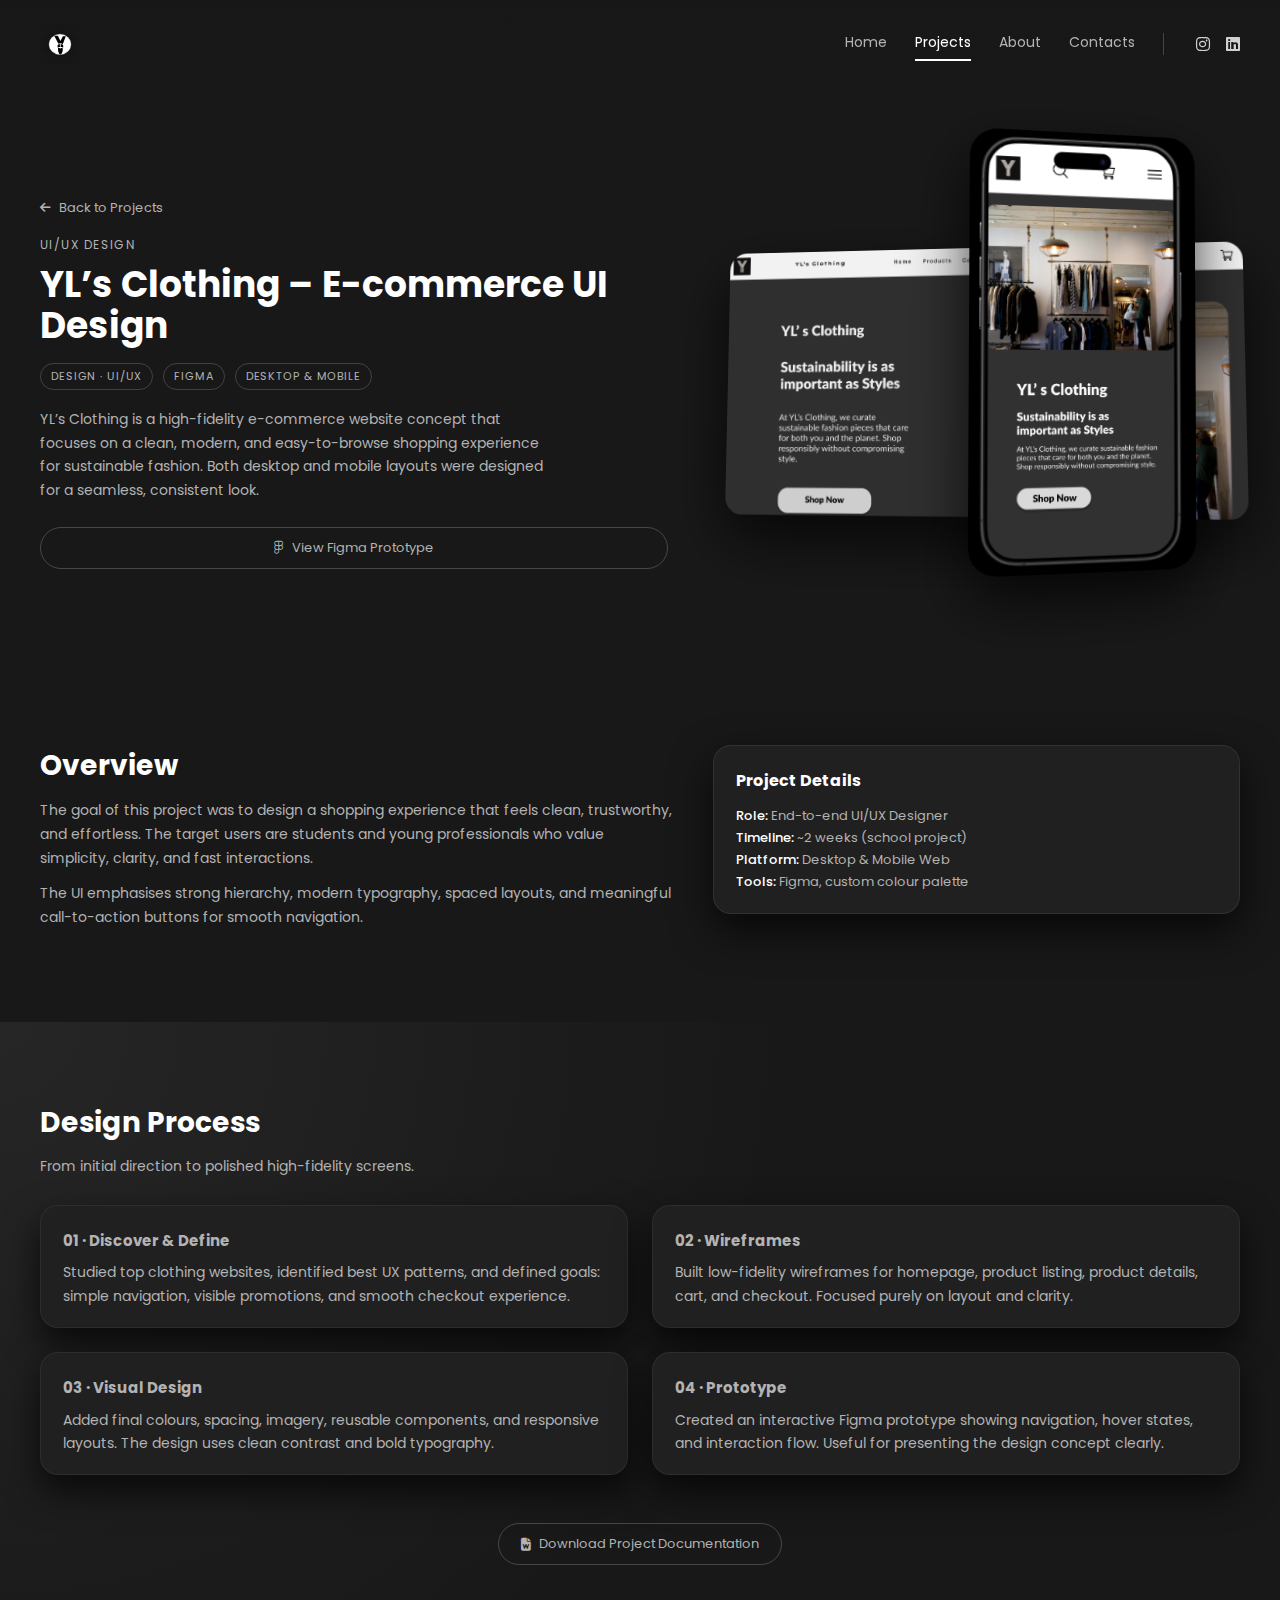
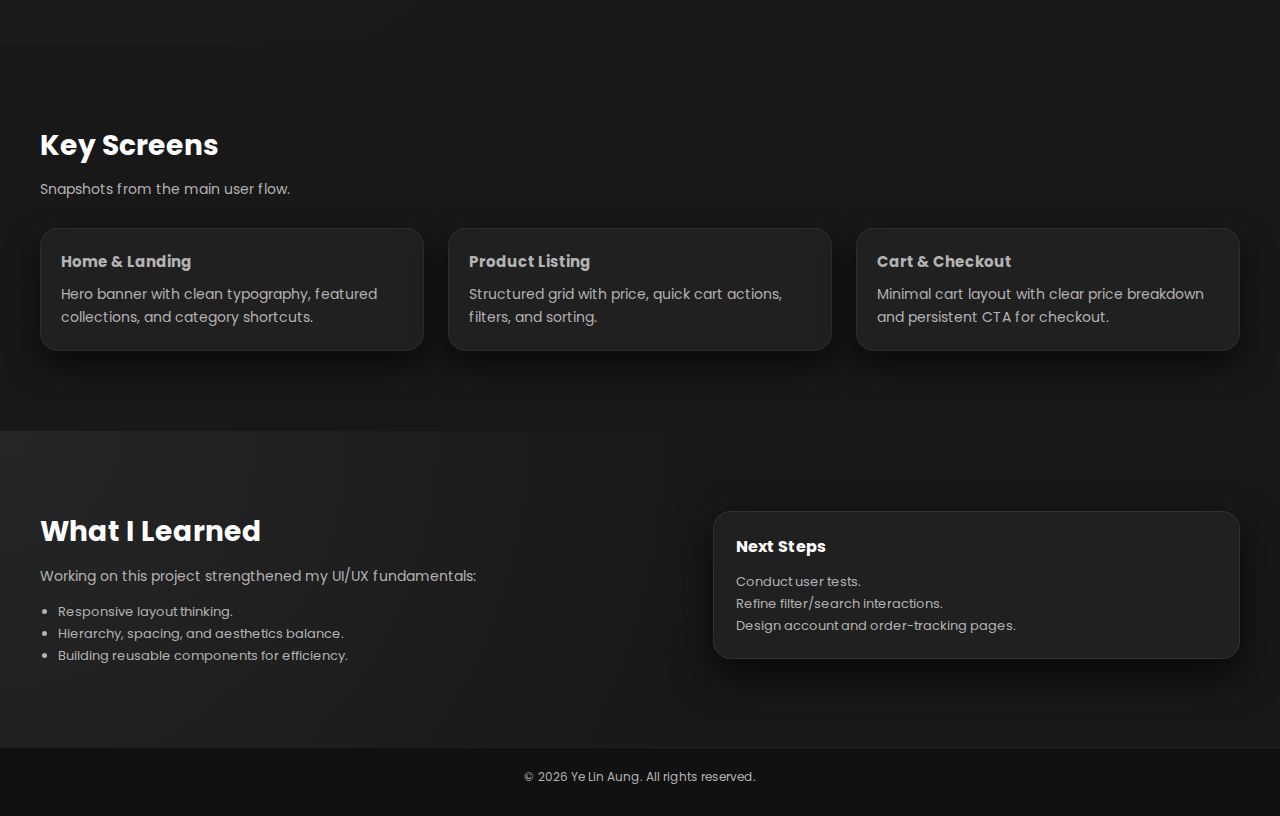
<file: projects/UI- UX Design/yl's clothing.html>
<!DOCTYPE html>
<html lang="en">

<head>
    <meta charset="UTF-8" />
    <meta name="viewport" content="width=device-width, initial-scale=1.0" />
    <title>YL’s Clothing – UI/UX Design | Ye Lin Aung</title>

    <!-- Google Font -->
    <link rel="preconnect" href="https://fonts.googleapis.com">
    <link rel="preconnect" href="https://fonts.gstatic.com" crossorigin>
    <link href="https://fonts.googleapis.com/css2?family=Poppins:wght@300;400;500;600;700;800&display=swap"
        rel="stylesheet">

    <!-- Font Awesome -->
    <link rel="stylesheet" href="https://cdnjs.cloudflare.com/ajax/libs/font-awesome/6.5.1/css/all.min.css"
        crossorigin="anonymous" />

    <!-- Main stylesheet (go up 1 folder) -->
    <link rel="stylesheet" href="../../styles.css" />
</head>

<body>

    <!-- ========= NAVBAR ========= -->
    <header class="header">
        <div class="container nav">
            <div class="logo">
                <a href="../../index.html#home">
                    <img src="../../img/logo.svg" alt="Ye Lin Aung logo" class="logo-img">
                </a>
            </div>

            <nav class="nav-links">
                <a href="../../index.html#home" class="nav-link">Home</a>
                <a href="../../index.html#projects" class="nav-link active">Projects</a>
                <a href="../../index.html#about" class="nav-link">About</a>
                <a href="../../index.html#contact" class="nav-link">Contacts</a>

                <span class="nav-divider"></span>

                <div class="nav-social">
                    <a href="https://www.instagram.com/yelin_aung00/" class="nav-icon" target="_blank">
                        <i class="fab fa-instagram"></i>
                    </a>
                    <a href="https://www.linkedin.com/in/ye-lin-aung-778521310/" class="nav-icon" target="_blank">
                        <i class="fab fa-linkedin"></i>
                    </a>
                </div>
            </nav>
        </div>
    </header>

    <!-- ========= PROJECT HERO ========= -->
    <main class="section project-hero">
        <div class="container project-hero-grid">

            <!-- LEFT SIDE: PROJECT SUMMARY -->
            <section>
                <a href="../../index.html#projects" class="project-back-link">
                    <i class="fa-solid fa-arrow-left"></i> Back to Projects
                </a>

                <p class="project-kicker">UI/UX Design</p>
                <h1 class="project-page-title">YL’s Clothing – E-commerce UI Design</h1>

                <div class="project-meta-row">
                    <span class="project-meta-pill">Design · UI/UX</span>
                    <span class="project-meta-pill">Figma</span>
                    <span class="project-meta-pill">Desktop & Mobile</span>
                </div>

                <p class="project-lead">
                    YL’s Clothing is a high-fidelity e-commerce website concept that focuses
                    on a clean, modern, and easy-to-browse shopping experience for sustainable fashion.
                    Both desktop and mobile layouts were designed for a seamless, consistent look.
                </p>

                <div class="project-hero-actions">
                    <a href="https://www.figma.com/design/WOb37pkah9HgUfw26pf7hl/YeLinAung-24037022-YL-s-clothing-High-Fidelity-Wireframe"
                        target="_blank" class="btn-secondary project-cta">
                        <i class="fab fa-figma"></i> View Figma Prototype
                    </a>
                </div>
            </section>

            <!-- RIGHT SIDE: REAL MOCKUP IMAGES -->
            <aside class="project-mockup">
                <img src="img/desktop version.png" alt="YL Clothing Desktop UI" class="mockup-img desktop">
                <img src="img/mobile version.png" alt="YL Clothing Mobile UI" class="mockup-img mobile">
            </aside>

        </div>
    </main>

    <!-- ========= OVERVIEW ========= -->
    <section class="section project-section">
        <div class="container project-two-column">

            <div>
                <h2 class="section-title">Overview</h2>
                <p class="about-text">
                    The goal of this project was to design a shopping experience that feels clean,
                    trustworthy, and effortless. The target users are students and young professionals
                    who value simplicity, clarity, and fast interactions.
                </p>
                <p class="about-text">
                    The UI emphasises strong hierarchy, modern typography, spaced layouts, and
                    meaningful call-to-action buttons for smooth navigation.
                </p>
            </div>

            <div class="project-info-card">
                <h3 class="project-info-title">Project Details</h3>
                <ul class="project-info-list">
                    <li><span>Role:</span> End-to-end UI/UX Designer</li>
                    <li><span>Timeline:</span> ~2 weeks (school project)</li>
                    <li><span>Platform:</span> Desktop & Mobile Web</li>
                    <li><span>Tools:</span> Figma, custom colour palette</li>
                </ul>
            </div>

        </div>
    </section>

    <!-- ========= DESIGN PROCESS ========= -->
    <section class="section section--alt project-section">
        <div class="container">

            <h2 class="section-title">Design Process</h2>
            <p class="section-subtitle">From initial direction to polished high-fidelity screens.</p>

            <div class="project-process-grid">

                <article class="project-step-card">
                    <h3>01 · Discover & Define</h3>
                    <p>
                        Studied top clothing websites, identified best UX patterns, and defined goals:
                        simple navigation, visible promotions, and smooth checkout experience.
                    </p>
                </article>

                <article class="project-step-card">
                    <h3>02 · Wireframes</h3>
                    <p>
                        Built low-fidelity wireframes for homepage, product listing, product details,
                        cart, and checkout. Focused purely on layout and clarity.
                    </p>
                </article>

                <article class="project-step-card">
                    <h3>03 · Visual Design</h3>
                    <p>
                        Added final colours, spacing, imagery, reusable components, and responsive
                        layouts. The design uses clean contrast and bold typography.
                    </p>
                </article>

                <article class="project-step-card">
                    <h3>04 · Prototype</h3>
                    <p>
                        Created an interactive Figma prototype showing navigation, hover states,
                        and interaction flow. Useful for presenting the design concept clearly.
                    </p>
                </article>

                <a href="/projects/UI- UX Design/Ye Lin Aung-24037022-Word Document About Project.docx" download class="btn-secondary project-doc-btn">
                    <i class="fa-solid fa-file-word"></i>
                    Download Project Documentation
                </a>

            </div>

        </div>
    </section>

    <!-- ========= KEY SCREENS ========= -->
    <section class="section project-section">
        <div class="container">

            <h2 class="section-title">Key Screens</h2>
            <p class="section-subtitle">Snapshots from the main user flow.</p>

            <div class="project-screens-grid">

                <article class="project-screen-card">
                    <h3>Home & Landing</h3>
                    <p>
                        Hero banner with clean typography, featured collections, and category shortcuts.
                    </p>
                </article>

                <article class="project-screen-card">
                    <h3>Product Listing</h3>
                    <p>
                        Structured grid with price, quick cart actions, filters, and sorting.
                    </p>
                </article>

                <article class="project-screen-card">
                    <h3>Cart & Checkout</h3>
                    <p>
                        Minimal cart layout with clear price breakdown and persistent CTA for checkout.
                    </p>
                </article>

            </div>

        </div>
    </section>

    <!-- ========= LEARNINGS ========= -->
    <section class="section section--alt project-section">
        <div class="container project-two-column">

            <div>
                <h2 class="section-title">What I Learned</h2>
                <p class="about-text">
                    Working on this project strengthened my UI/UX fundamentals:
                </p>
                <ul class="project-bullets">
                    <li>Responsive layout thinking.</li>
                    <li>Hierarchy, spacing, and aesthetics balance.</li>
                    <li>Building reusable components for efficiency.</li>
                </ul>
            </div>

            <div class="project-info-card">
                <h3 class="project-info-title">Next Steps</h3>
                <ul class="project-info-list">
                    <li>Conduct user tests.</li>
                    <li>Refine filter/search interactions.</li>
                    <li>Design account and order-tracking pages.</li>
                </ul>
            </div>

        </div>
    </section>

    <!-- ========= FOOTER ========= -->
    <footer class="footer">
        <div class="container footer-inner">
            <p>© <span id="year"></span> Ye Lin Aung. All rights reserved.</p>
        </div>
    </footer>

    <script>
        document.getElementById("year").textContent = new Date().getFullYear();
    </script>

</body>

</html>
</file>
<file: styles.css>
:root {
    --bg-main: #181818;
    --bg-alt: #202020;
    --text-primary: #ffffff;
    --text-muted: #b3b3b3;
    --accent: #ffffff;
    --accent-soft: #ffffff33;
    --font-main: "Poppins", system-ui, -apple-system, BlinkMacSystemFont, "Segoe UI", sans-serif;
}

*,
*::before,
*::after {
    box-sizing: border-box;
    margin: 0;
    padding: 0;
}

html,
body {
    height: 100%;
}

html {
    scroll-behavior: smooth;
}

body {
    background-color: var(--bg-main);
    color: var(--text-primary);
    font-family: var(--font-main);
    -webkit-font-smoothing: antialiased;
}

a {
    text-decoration: none;
    color: inherit;
}

.container {
    width: min(1200px, 100% - 64px);
    margin-inline: auto;
}

/* ============= NAVBAR ============= */

.header {
    padding-block: 24px 10px;
    position: sticky;
    top: 0;
    z-index: 10;
    background: linear-gradient(
        to bottom,
        rgba(24, 24, 24, 0.98),
        rgba(24, 24, 24, 0.9),
        transparent
    );
    backdrop-filter: blur(8px);
}

.nav {
    display: flex;
    align-items: center;
    justify-content: space-between;
}

.logo {
    display: flex;
    align-items: center;
    padding-left: 0;
}

.logo-img {
    height: 40px;
    width: auto;
    display: block;
    filter: drop-shadow(0 0 4px rgba(0, 0, 0, 0.35));
    transform: translateY(2px);
}

.nav-links {
    display: flex;
    align-items: center;
    gap: 28px;
    font-size: 14px;
}

.nav-link {
    position: relative;
    font-weight: 400;
    color: var(--text-muted);
    padding-bottom: 4px;
    transition: color 0.2s ease-out;
    outline: none;
}

.nav-link:hover,
.nav-link.active {
    color: var(--text-primary);
}

.nav-link::after {
    content: "";
    position: absolute;
    left: 0;
    bottom: -4px;
    height: 2px;
    width: 0%;
    background: #fff;
    transition: width 0.3s ease;
}

.nav-link:hover::after,
.nav-link.active::after {
    width: 100%;
}

/* keyboard focus */
.nav-link:focus-visible {
    color: var(--text-primary);
}

.nav-link:focus-visible::after {
    width: 100%;
}

.nav-divider {
    width: 1px;
    height: 22px;
    background-color: var(--accent-soft);
}

.nav-social {
    display: flex;
    gap: 16px;
    margin-left: 4px;
}

.nav-icon {
    font-size: 16px;
    color: var(--text-primary);
    opacity: 0.8;
    transition: opacity 0.2s ease-out, transform 0.2s ease-out;
}

.nav-icon:hover {
    opacity: 1;
    transform: translateY(-1px);
}

/* ============= HERO (HOME) ============= */

.hero {
    min-height: calc(100vh - 80px);
    display: flex;
    align-items: center;
    padding-block: 40px 80px;
}

.hero-inner {
    display: grid;
    grid-template-columns: minmax(0, 1.1fr) minmax(0, 1fr);
    align-items: center;
    gap: 48px;
}

.hero-text {
    max-width: 560px;
    animation: fadeUp 0.7s ease-out forwards;
}

.hero-kicker {
    font-size: 12px;
    letter-spacing: 0.1em;
    text-transform: uppercase;
    font-weight: 500;
    color: var(--text-muted);
    margin-bottom: 18px;
}

.hero-title {
    font-size: 56px;
    line-height: 1.02;
    font-weight: 600;
    letter-spacing: 0.02em;
    margin-bottom: 24px;
}

.hero-title-bold {
    font-weight: 800;
     text-shadow: 0 0 8px rgba(255, 212, 71, 0.6), 
                 0 0 16px rgba(255, 212, 71, 0.4);
}

.hero-body {
    font-size: 15px;
    line-height: 1.7;
    color: var(--text-muted);
    max-width: 440px;
    margin-bottom: 40px;
}

/* primary button (home + projects + project page) */

.btn-primary {
    display: inline-flex;
    align-items: center;
    justify-content: center;
    padding: 14px 34px;
    border-radius: 999px;
    border: 2px solid var(--accent);
    font-size: 14px;
    font-weight: 500;
    letter-spacing: 0.04em;
    text-transform: uppercase;
    background: transparent;
    color: var(--text-primary);
    cursor: pointer;
    transition:
        background-color 0.2s ease-out,
        color 0.2s ease-out,
        transform 0.15s ease-out,
        box-shadow 0.15s ease-out;
}

.btn-primary:hover {
    background-color: var(--text-primary);
    color: #111;
    transform: translateY(-1px);
    box-shadow: 0 18px 35px rgba(0, 0, 0, 0.55);
}

/* HERO IMAGE (HOME) */

.hero-image-wrapper {
    display: flex;
    justify-content: center;
    align-items: center;
}

.hero-image {
    width: 380px;
    height: 380px;
    border-radius: 50%;
    background-image: url("./img/myprofile.jpg");
    background-size: cover;
    background-position: center;
    position: relative;
    isolation: isolate;
    transform-style: preserve-3d;
    box-shadow:
        0 0 0 30px rgba(255, 255, 255, 0.01),
        0 40px 80px rgba(0, 0, 0, 0.9);
    animation:
        heroEnter 0.9s ease-out forwards,
        heroTilt 12s ease-in-out infinite 0.9s;
}

/* glowing ring */
.hero-image::before {
    content: "";
    position: absolute;
    inset: -22px;
    border-radius: 50%;
    background:
        conic-gradient(
            from 0deg,
            rgba(255, 255, 255, 0.0),
            rgba(255, 255, 255, 0.9),
            rgba(255, 255, 255, 0.0),
            rgba(255, 255, 255, 0.6),
            rgba(255, 255, 255, 0.0)
        );
    filter: blur(8px);
    mix-blend-mode: screen;
    opacity: 0.9;
    z-index: -1;
    animation: heroOrbit 8s linear infinite;
}

/* soft aura */
.hero-image::after {
    content: "";
    position: absolute;
    inset: -40px;
    border-radius: 50%;
    background: radial-gradient(
        circle at 30% 0,
        rgba(255, 255, 255, 0.20),
        transparent 60%
    );
    opacity: 0.18;
    z-index: -2;
}

/* ============= SECTIONS (GLOBAL) ============= */

.section {
    padding-block: 96px;
}

.section--alt {
    background: radial-gradient(circle at top left, #262626 0, #181818 55%);
}

.section-header {
    max-width: 620px;
    margin-bottom: 40px;
    margin-inline: auto;
    text-align: center;
}

.section-title {
    font-size: 28px;
    margin-bottom: 12px;
}

.section-subtitle {
    font-size: 14px;
    color: var(--text-muted);
}

/* ============= PROJECTS (HOME) ============= */

.projects-grid {
    display: grid;
    grid-template-columns: repeat(2, minmax(0, 1fr));
    gap: 24px;
    max-width: 980px;
    margin-inline: auto;
}

.project-card {
    position: relative;
    background: #202020;
    border-radius: 18px;
    padding: 24px 22px;
    border: 1px solid rgba(255, 255, 255, 0.03);
    box-shadow: 0 18px 40px rgba(0, 0, 0, 0.6);
    overflow: hidden;
    transition:
        opacity 0.28s ease-out,
        transform 0.28s ease-out,
        filter 0.28s ease-out,
        box-shadow 0.28s ease-out;
}

/* subtle glow on hover */
.project-card::before {
    content: "";
    position: absolute;
    inset: -1px;
    border-radius: inherit;
    background: radial-gradient(circle at top left, rgba(255, 255, 255, 0.14), transparent 60%);
    opacity: 0;
    pointer-events: none;
    transition: opacity 0.3s ease-out;
}

.project-card:hover {
    transform: translateY(-8px);
    border-color: rgba(255, 255, 255, 0.12);
    box-shadow: 0 22px 50px rgba(0, 0, 0, 0.8);
}

.project-card:hover::before {
    opacity: 1;
}

.project-pill {
    display: inline-flex;
    font-size: 11px;
    padding: 4px 10px;
    border-radius: 999px;
    border: 1px solid rgba(255, 255, 255, 0.18);
    color: var(--text-muted);
    margin-bottom: 10px;
    text-transform: uppercase;
    letter-spacing: 0.08em;
}

.project-title {
    font-size: 18px;
    margin-bottom: 10px;
}

.project-text {
    font-size: 14px;
    line-height: 1.6;
    color: var(--text-muted);
    margin-bottom: 14px;
}

.project-tags {
    font-size: 12px;
    color: #e0e0e0;
    opacity: 0.9;
}

/* filter buttons */

.filter-buttons {
    display: flex;
    gap: 12px;
    margin-bottom: 32px;
    justify-content: center;
}

.filter-btn {
    padding: 8px 22px;
    font-size: 13px;
    border-radius: 999px;
    border: 1px solid rgba(255, 255, 255, 0.22);
    background: transparent;
    color: var(--text-muted);
    cursor: pointer;
    transition: 0.25s;
}

.filter-btn:hover {
    color: var(--text-primary);
    border-color: var(--text-primary);
}

.filter-btn.active {
    background: var(--text-primary);
    color: #111;
    border-color: var(--text-primary);
}

/* project button in cards */

.project-btn {
    display: inline-flex;
    align-items: center;
    gap: 6px;
    margin-top: 18px;
    padding: 10px 22px;
    border-radius: 999px;
    border: 1px solid rgba(255, 255, 255, 0.22);
    color: var(--text-primary);
    font-size: 13px;
    font-weight: 500;
    letter-spacing: 0.03em;
    text-transform: uppercase;
    transition:
        background-color 0.22s ease,
        color 0.22s ease,
        border-color 0.22s ease,
        transform 0.2s ease;
}

.project-btn::after {
    content: "→";
    font-size: 13px;
    transition: transform 0.2s ease;
}

.project-btn:hover {
    background: var(--text-primary);
    color: #111;
    border-color: var(--text-primary);
    transform: translateY(-2px);
}

.project-btn:hover::after {
    transform: translateX(4px);
}

/* ============= ABOUT (HOME) ============= */

.about-grid {
    display: grid;
    grid-template-columns: minmax(0, 1.3fr) minmax(0, 1fr);
    gap: 40px;
    align-items: start;
}

.about-text {
    font-size: 14px;
    line-height: 1.7;
    color: var(--text-muted);
    margin-bottom: 12px;
}

.about-box {
    background: #202020;
    border-radius: 18px;
    padding: 24px;
    border: 1px solid rgba(255, 255, 255, 0.06);
    box-shadow: 0 16px 40px rgba(0, 0, 0, 0.65);
}

.about-box-title {
    font-size: 16px;
    margin-bottom: 14px;
}

.about-list {
    list-style: none;
    font-size: 13px;
    line-height: 1.7;
    color: var(--text-muted);
}

.about-list li span {
    color: var(--text-primary);
    font-weight: 500;
}

/* ============= CONTACT (HOME) ============= */

.contact-grid {
    display: grid;
    grid-template-columns: minmax(0, 1.2fr) minmax(0, 1fr);
    gap: 40px;
    align-items: center;
}

.contact-text {
    font-size: 14px;
    line-height: 1.7;
    color: var(--text-muted);
}

.contact-card {
    background: #202020;
    border-radius: 18px;
    padding: 28px;
    border: 1px solid rgba(255, 255, 255, 0.06);
    box-shadow: 0 16px 40px rgba(0, 0, 0, 0.65);
    transition: box-shadow 0.25s ease-out, transform 0.25s ease-out, border-color 0.25s ease-out;
}

.contact-card:hover {
    transform: translateY(-4px);
    border-color: rgba(255, 255, 255, 0.16);
    box-shadow: 0 22px 55px rgba(0, 0, 0, 0.9);
}

.contact-label {
    font-size: 11px;
    text-transform: uppercase;
    letter-spacing: 0.16em;
    color: var(--text-muted);
    margin-bottom: 4px;
}

.contact-link {
    display: inline-block;
    font-size: 14px;
    margin-bottom: 18px;
    color: var(--text-primary);
    transition: color 0.18s ease-out;
}

.contact-link:hover {
    color: #ffffff;
}

.contact-social-row {
    display: flex;
    flex-wrap: wrap;
    gap: 10px 20px;
    margin-bottom: 18px;
}

.contact-social-link {
    font-size: 13px;
    color: var(--text-muted);
    display: inline-flex;
    align-items: center;
    gap: 6px;
    transition: color 0.18s ease-out, transform 0.18s ease-out;
}

.contact-social-link i {
    font-size: 14px;
    width: 18px;
    text-align: center;
}

.contact-social-link:hover {
    color: var(--text-primary);
    transform: translateY(-1px);
}

/* buttons (shared) */

.btn-secondary {
    display: inline-flex;
    align-items: center;
    justify-content: center;
    padding: 10px 22px;
    border-radius: 999px;
    border: 1px solid var(--accent-soft);
    font-size: 13px;
    background: transparent;
    color: var(--text-muted);
    cursor: pointer;
    transition:
        background-color 0.18s ease-out,
        color 0.18s ease-out,
        border-color 0.18s ease-out,
        box-shadow 0.18s ease-out,
        transform 0.18s ease-out;
}

.btn-secondary:hover {
    background-color: var(--text-primary);
    color: #111;
    border-color: var(--text-primary);
    transform: translateY(-1px);
    box-shadow: 0 14px 30px rgba(0, 0, 0, 0.55);
}

/* Special tech style for Download Résumé (and can reuse) */

.btn-resume {
    position: relative;
    overflow: hidden;
    border-color: rgba(255, 255, 255, 0.3);
    color: #f5f5f5;
    background: radial-gradient(circle at 0% 0%, #262626 0, #181818 55%);
    box-shadow:
        0 0 0 1px rgba(255, 255, 255, 0.03),
        0 18px 35px rgba(0, 0, 0, 0.6);
}

.btn-resume::before {
    content: "";
    position: absolute;
    top: 0;
    left: -40%;
    width: 40%;
    height: 100%;
    background: linear-gradient(
        120deg,
        transparent,
        rgba(255, 255, 255, 0.8),
        transparent
    );
    opacity: 0;
    transform: translateX(-100%);
    transition: opacity 0.25s ease-out, transform 0.45s ease-out;
}

.btn-resume:hover::before,
.btn-resume:focus-visible::before {
    opacity: 0.85;
    transform: translateX(260%);
}

.btn-resume:hover,
.btn-resume:focus-visible {
    border-color: rgba(255, 255, 255, 0.7);
    color: #ffffff;
    box-shadow:
        0 0 18px rgba(255, 255, 255, 0.12),
        0 20px 50px rgba(0, 0, 0, 0.85);
}

/* ============= FOOTER ============= */

.footer {
    padding-block: 20px 30px;
    border-top: 1px solid rgba(255, 255, 255, 0.06);
    background: #111;
}

.footer-inner {
    font-size: 12px;
    color: var(--text-muted);
    text-align: center;
}

/* ============= ANIMATIONS (GLOBAL) ============= */

@keyframes fadeUp {
    from {
        opacity: 0;
        transform: translateY(24px);
    }
    to {
        opacity: 1;
        transform: translateY(0);
    }
}

@keyframes heroEnter {
    from {
        opacity: 0;
        transform: translateY(24px) scale(0.96);
    }
    to {
        opacity: 1;
        transform: translateY(0) scale(1);
    }
}

@keyframes heroOrbit {
    from {
        transform: rotate(0deg);
    }
    to {
        transform: rotate(360deg);
    }
}

@keyframes heroTilt {
    0%,
    100% {
        transform: translateY(0) rotate3d(1, -1, 0, 6deg);
    }
    50% {
        transform: translateY(-8px) rotate3d(-1, 1, 0, 6deg);
    }
}

/* reveal on scroll */

.reveal {
    opacity: 0;
    transform: translateY(40px);
    transition: opacity 0.5s ease-out, transform 0.5s ease-out;
}

.reveal.is-visible {
    opacity: 1;
    transform: translateY(0);
}

/* ============= RESPONSIVE (GLOBAL) ============= */

@media (max-width: 900px) {
    .hero-inner {
        grid-template-columns: 1fr;
        text-align: left;
        gap: 32px;
    }

    .hero-image-wrapper {
        order: -1;
        margin-bottom: 24px;
    }

    .hero-image {
        width: 280px;
        height: 280px;
    }

    .hero-title {
        font-size: 40px;
    }

    .about-grid,
    .contact-grid {
        grid-template-columns: 1fr;
    }
}

@media (max-width: 720px) {
    .container {
        width: min(100% - 32px, 100%);
    }

    .nav-links {
        display: none; /* simple desktop-only nav for now */
    }

    .hero-title {
        font-size: 34px;
    }

    .projects-grid {
        grid-template-columns: 1fr;
    }

    .section {
        padding-block: 72px;
    }
}

/* =========================================
   PROJECT DETAIL PAGE – YL'S CLOTHING
   ========================================= */

.project-hero {
    padding-top: 120px; /* extra room below sticky nav */
    animation: fadeUp 0.6s ease-out;
}

.project-hero-grid {
    display: grid;
    grid-template-columns: minmax(0, 1.2fr) minmax(0, 1fr);
    gap: 48px;
    align-items: center;
}

.project-back-link {
    display: inline-flex;
    align-items: center;
    gap: 8px;
    font-size: 13px;
    color: var(--text-muted);
    margin-bottom: 18px;
    transition: color 0.18s ease-out, transform 0.18s ease-out;
}

.project-back-link i {
    font-size: 12px;
}

.project-back-link:hover {
    color: var(--text-primary);
    transform: translateX(-2px);
}

.project-kicker {
    font-size: 12px;
    letter-spacing: 0.12em;
    text-transform: uppercase;
    color: var(--text-muted);
    margin-bottom: 10px;
}

.project-page-title {
    font-size: 36px;
    line-height: 1.15;
    margin-bottom: 16px;
}

.project-meta-row {
    display: flex;
    flex-wrap: wrap;
    gap: 10px;
    margin-bottom: 18px;
}

.project-meta-pill {
    font-size: 11px;
    padding: 4px 10px;
    border-radius: 999px;
    border: 1px solid rgba(255, 255, 255, 0.18);
    color: var(--text-muted);
    text-transform: uppercase;
    letter-spacing: 0.08em;
}

.project-lead {
    font-size: 14px;
    line-height: 1.7;
    color: var(--text-muted);
    max-width: 520px;
}

.project-hero-actions {
    margin-top: 24px;
    display: flex;
    flex-direction: column;
    gap: 8px;
}

.project-cta i {
    margin-right: 8px;
}

.project-hero-note {
    font-size: 11px;
    color: var(--text-muted);
}

/* generic project layout blocks */

.project-section {
    padding-block: 80px;
    animation: fadeUp 0.7s ease-out;
}

.project-two-column {
    display: grid;
    grid-template-columns: minmax(0, 1.2fr) minmax(0, 1fr);
    gap: 40px;
    align-items: flex-start;
}

.project-info-card {
    background: #202020;
    border-radius: 18px;
    padding: 22px 22px 20px;
    border: 1px solid rgba(255, 255, 255, 0.08);
    box-shadow: 0 16px 40px rgba(0, 0, 0, 0.7);
    transition: border-color 0.22s ease, box-shadow 0.22s ease, transform 0.22s ease;
}

.project-info-card:hover {
    border-color: rgba(255, 255, 255, 0.18);
    box-shadow: 0 20px 55px rgba(0, 0, 0, 0.85);
    transform: translateY(-3px);
}

.project-info-title {
    font-size: 16px;
    margin-bottom: 12px;
}

.project-info-list {
    list-style: none;
    font-size: 13px;
    line-height: 1.7;
    color: var(--text-muted);
}

.project-info-list li span {
    color: var(--text-primary);
    font-weight: 500;
}

/* process cards */

.project-process-grid {
    display: grid;
    grid-template-columns: repeat(2, minmax(0, 1fr));
    gap: 24px;
    margin-top: 28px;
}

.project-step-card {
    background: #202020;
    border-radius: 18px;
    padding: 22px 22px 18px;
    border: 1px solid rgba(255, 255, 255, 0.06);
    box-shadow: 0 16px 36px rgba(0, 0, 0, 0.7);
    font-size: 14px;
    color: var(--text-muted);
    line-height: 1.7;
    transition: border-color 0.22s ease, box-shadow 0.22s ease, transform 0.22s ease;
}

.project-step-card h3 {
    font-size: 15px;
    margin-bottom: 8px;
}

.project-step-card:hover {
    border-color: rgba(255, 255, 255, 0.15);
    box-shadow: 0 20px 45px rgba(0, 0, 0, 0.85);
    transform: translateY(-4px);
}

/* key screens */

.project-screens-grid {
    display: grid;
    grid-template-columns: repeat(3, minmax(0, 1fr));
    gap: 24px;
    margin-top: 28px;
}

.project-screen-card {
    background: #202020;
    border-radius: 18px;
    padding: 20px;
    border: 1px solid rgba(255, 255, 255, 0.06);
    box-shadow: 0 14px 32px rgba(0, 0, 0, 0.65);
    font-size: 14px;
    color: var(--text-muted);
    line-height: 1.7;
    transition: border-color 0.22s ease, box-shadow 0.22s ease, transform 0.22s ease;
}

.project-screen-card h3 {
    font-size: 15px;
    margin-bottom: 8px;
}

.project-screen-card:hover {
    border-color: rgba(255, 255, 255, 0.15);
    box-shadow: 0 18px 50px rgba(0, 0, 0, 0.9);
    transform: translateY(-4px);
}

/* bullets in learnings */

.project-bullets {
    margin-top: 10px;
    padding-left: 18px;
    font-size: 13px;
    line-height: 1.7;
    color: var(--text-muted);
}

/* centered download button inside process grid */

.project-doc-btn {
    grid-column: 1 / -1;
    justify-self: center;
    margin-top: 24px;
    gap: 8px;
}

/* ===== Project Mockups (overlapping desktop + mobile) ===== */

.project-mockup {
    position: relative;
    min-height: 320px;
    display: flex;
    align-items: center;
    justify-content: center;
    padding: 20px 0;
}

/* base style for both images */
.mockup-img {
    display: block;
    border-radius: 18px;
    box-shadow: 0 24px 60px rgba(0, 0, 0, 0.75);
    object-fit: cover;
    transition:
        transform 0.3s ease,
        box-shadow 0.3s ease,
        filter 0.3s ease;
}

/* Desktop screen – behind */
.mockup-img.desktop {
    max-width: 520px;
    width: 100%;
    transform: translateY(0) translateX(0) perspective(800px)
               rotateX(4deg) rotateY(-6deg);
    filter: brightness(0.95);
}

/* Mobile screen – overlaps bottom right */
.mockup-img.mobile {
    position: absolute;
    max-width: 230px;
    bottom: -30px;
    right: 40px;
    border-radius: 28px;
    transform: translateY(0) translateX(0) perspective(800px)
               rotateX(2deg) rotateY(10deg);
}

/* Hover / interaction on whole stack */
.project-mockup:hover .mockup-img.desktop {
    transform: translateY(-6px) translateX(-4px) perspective(800px)
               rotateX(2deg) rotateY(-4deg);
    filter: brightness(1);
    box-shadow: 0 28px 70px rgba(0, 0, 0, 0.85);
}

.project-mockup:hover .mockup-img.mobile {
    transform: translateY(-10px) translateX(4px) perspective(800px)
               rotateX(0deg) rotateY(8deg);
    box-shadow: 0 30px 80px rgba(0, 0, 0, 0.9);
}

/* subtle idle “float” animation */
@keyframes mockupFloat {
    0%, 100% {
        transform: translateY(0);
    }
    50% {
        transform: translateY(-4px);
    }
}

.project-mockup .mockup-img.desktop {
    animation: mockupFloat 10s ease-in-out infinite;
}

.project-mockup .mockup-img.mobile {
    animation: mockupFloat 11s ease-in-out infinite;
}

/* ===== Responsive layout for project page ===== */

@media (max-width: 900px) {
    .project-hero-grid,
    .project-two-column {
        grid-template-columns: 1fr;
    }

    .project-mockup {
        min-height: auto;
        flex-direction: row;
        gap: 16px;
    }

    .project-page-title {
        font-size: 30px;
    }

    .project-process-grid {
        grid-template-columns: 1fr;
    }

    .project-screens-grid {
        grid-template-columns: 1fr;
    }

    .mockup-img.desktop {
        position: static;
        max-width: 60%;
        transform: none;
        box-shadow: 0 18px 45px rgba(0, 0, 0, 0.65);
        animation: none;
    }

    .mockup-img.mobile {
        position: static;
        max-width: 35%;
        transform: none;
        box-shadow: 0 18px 45px rgba(0, 0, 0, 0.65);
        animation: none;
    }

    .project-mockup:hover .mockup-img.desktop,
    .project-mockup:hover .mockup-img.mobile {
        transform: translateY(-4px);
    }
}

@media (max-width: 600px) {
    .project-mockup {
        flex-direction: column;
    }

    .mockup-img.desktop,
    .mockup-img.mobile {
        max-width: 100%;
    }
}

/* ===== Single mockup (Pokémon app) ===== */
.project-mockup.single {
    position: relative;
    display: flex;
    justify-content: center;
    align-items: center;
    padding: 20px 0;
}

.mockup-img.single-img {
    max-width: 520px;
    width: 100%;
    border-radius: 20px;
    box-shadow: 0 24px 60px rgba(0, 0, 0, 0.75);
    transition: transform 0.3s ease, box-shadow 0.3s ease;
}

/* Hover effect */
.project-mockup.single:hover .mockup-img.single-img {
    transform: translateY(-6px);
    box-shadow: 0 32px 85px rgba(0, 0, 0, 0.9);
}

/* Responsive */
@media (max-width: 900px) {
    .mockup-img.single-img {
        max-width: 80%;
    }
}

@media (max-width: 600px) {
    .mockup-img.single-img {
        max-width: 100%;
    }
}
/* Pokémon project – single image layout */
.project-mockup.single {
    display: flex;
    justify-content: center;
    align-items: center;
}

.mockup-img.single-img {
    max-width: 280px;           /* Adjust size here */
    width: 100%;
    border-radius: 22px;
    box-shadow: 0 22px 60px rgba(0, 0, 0, 0.8);
    transform: perspective(800px) rotateX(4deg) rotateY(-4deg);
    transition: transform 0.3s ease, box-shadow 0.3s ease;
}

/* Hover animation */
.project-mockup.single:hover .mockup-img.single-img {
    transform: perspective(800px) rotateX(0deg) rotateY(0deg) translateY(-6px);
    box-shadow: 0 30px 80px rgba(0, 0, 0, 0.9);
}

/* Responsive */
@media (max-width: 900px) {
    .project-hero-grid {
        grid-template-columns: 1fr;
    }

    .mockup-img.single-img {
        max-width: 65%;
        margin-inline: auto;
        transform: none;
    }
}

@media (max-width: 600px) {
    .mockup-img.single-img {
        max-width: 90%;
    }
}

/* =========================================
   PERSONAL BRANDING PAGE
   ========================================= */

.branding-hero {
    padding-top: 120px;
}

.branding-hero-grid {
    display: grid;
    grid-template-columns: minmax(0, 1.1fr) minmax(0, 0.9fr);
    gap: 48px;
    align-items: center;
}

.branding-hero-copy {
    max-width: 560px;
}

.branding-lead {
    font-size: 15px;
    line-height: 1.7;
    color: var(--text-muted);
    margin-bottom: 18px;
}

.branding-chip-row {
    display: flex;
    flex-wrap: wrap;
    gap: 10px;
    margin-bottom: 14px;
}

.branding-chip {
    font-size: 11px;
    padding: 4px 10px;
    border-radius: 999px;
    border: 1px solid rgba(255, 255, 255, 0.22);
    color: var(--text-muted);
    text-transform: uppercase;
    letter-spacing: 0.08em;
}

.branding-hero-note {
    font-size: 11px;
    color: var(--text-muted);
}

.branding-logo-frame {
    justify-self: center;
    width: 320px;
    height: 320px;
    border-radius: 32px;
    background: radial-gradient(circle at top left, #2b2b2b 0, #141414 60%);
    box-shadow:
        0 26px 60px rgba(0, 0, 0, 0.9),
        0 0 0 1px rgba(255, 255, 255, 0.06);
    display: flex;
    align-items: center;
    justify-content: center;
    position: relative;
    overflow: hidden;
}

.branding-logo-frame::before {
    content: "";
    position: absolute;
    inset: -20%;
    background: radial-gradient(circle at 0% 0%, rgba(255, 255, 255, 0.08), transparent 55%);
    opacity: 0.9;
    mix-blend-mode: screen;
}

.branding-logo-main {
    position: relative;
    width: 70%;
    height: auto;
    filter: drop-shadow(0 16px 40px rgba(0, 0, 0, 0.9));
    transform: translateY(0);
    transition: transform 0.4s ease, filter 0.4s ease;
}

/* subtle float on hover */
.branding-logo-frame:hover .branding-logo-main {
    transform: translateY(-6px);
    filter: drop-shadow(0 22px 55px rgba(0, 0, 0, 1));
}

/* concept / construction */

.branding-split {
    display: grid;
    grid-template-columns: minmax(0, 1.1fr) minmax(0, 0.9fr);
    gap: 40px;
    align-items: flex-start;
}

.branding-construct-card {
    background: #202020;
    border-radius: 18px;
    padding: 22px 22px 20px;
    border: 1px solid rgba(255, 255, 255, 0.08);
    box-shadow: 0 16px 40px rgba(0, 0, 0, 0.75);
}

.branding-construct-title {
    font-size: 15px;
    margin-bottom: 8px;
}

.branding-construct-text {
    font-size: 13px;
    line-height: 1.7;
    color: var(--text-muted);
}

/* colour & type */

.branding-color-type-grid {
    display: grid;
    grid-template-columns: minmax(0, 1.1fr) minmax(0, 0.9fr);
    gap: 40px;
    margin-top: 28px;
}

.branding-subheading {
    font-size: 16px;
    margin-bottom: 10px;
}

.branding-colors {
    display: flex;
    flex-direction: column;
    gap: 12px;
}

.color-swatch {
    display: flex;
    align-items: center;
    gap: 10px;
    font-size: 13px;
    color: var(--text-muted);
}

.color-chip {
    width: 28px;
    height: 28px;
    border-radius: 999px;
    border: 1px solid rgba(255, 255, 255, 0.2);
}

.color-chip--primary {
    background: #ffffff;
}

.color-chip--accent {
    background: #FFD95A;
}

.color-chip--bg {
    background: #181818;
}

.color-name {
    font-weight: 500;
    color: var(--text-primary);
}

.color-code {
    font-size: 12px;
    color: var(--text-muted);
}

.branding-type-samples {
    background: #202020;
    border-radius: 18px;
    padding: 18px 20px;
    border: 1px solid rgba(255, 255, 255, 0.06);
    box-shadow: 0 14px 32px rgba(0, 0, 0, 0.7);
}

.branding-type-primary {
    font-size: 22px;
    font-weight: 700;
    margin-bottom: 6px;
}

.branding-type-body {
    font-size: 13px;
    line-height: 1.7;
    color: var(--text-muted);
}

/* applications */

.branding-usage-grid {
    display: grid;
    grid-template-columns: repeat(3, minmax(0, 1fr));
    gap: 24px;
    margin-top: 28px;
}

.branding-usage-card {
    background: #202020;
    border-radius: 18px;
    padding: 20px 20px 18px;
    border: 1px solid rgba(255, 255, 255, 0.06);
    box-shadow: 0 14px 32px rgba(0, 0, 0, 0.7);
    font-size: 14px;
    color: var(--text-muted);
    line-height: 1.7;
}

.branding-usage-card h3 {
    font-size: 15px;
    margin-bottom: 8px;
}

/* responsive */

@media (max-width: 900px) {
    .branding-hero-grid,
    .branding-split,
    .branding-color-type-grid {
        grid-template-columns: 1fr;
    }

    .branding-logo-frame {
        margin-top: 16px;
        width: 260px;
        height: 260px;
    }

    .branding-usage-grid {
        grid-template-columns: 1fr;
    }
}
</file>
